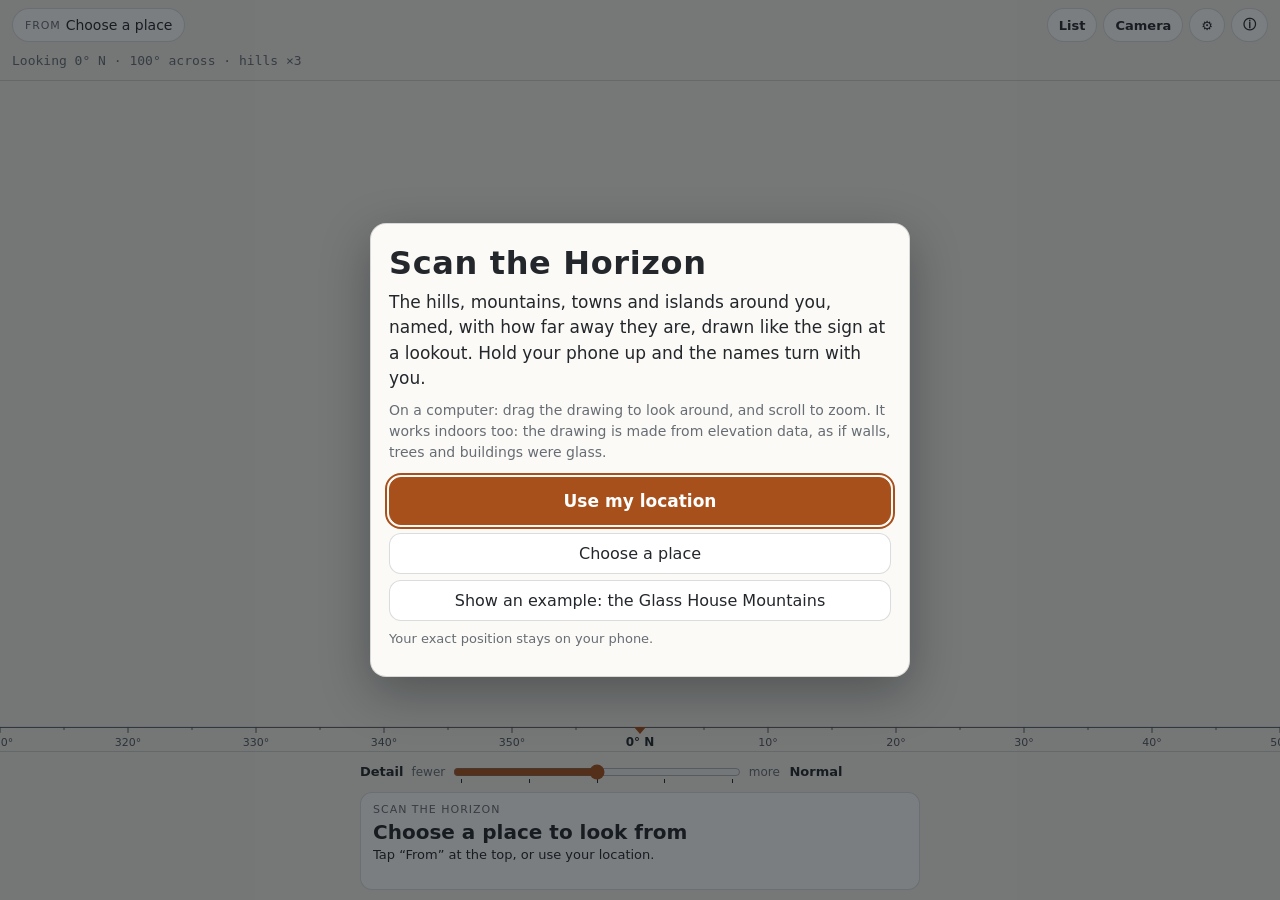
<file: index.html>
<!DOCTYPE html>
<html lang="en">
<head>
<meta charset="UTF-8">
<meta name="viewport" content="width=device-width, initial-scale=1, viewport-fit=cover">
<title>Scan the Horizon: name the mountains and hills you can see</title>
<meta name="description" content="Hold up your phone and the mountains, hills, towns and islands on your horizon are named, with how far away each is. Free, in your browser, no app to install.">
<link rel="canonical" href="https://scanthehorizon.app/">
<meta name="robots" content="index, follow, max-image-preview:large">
<meta name="referrer" content="no-referrer">
<meta name="color-scheme" content="light dark">
<meta property="og:type" content="website">
<meta property="og:url" content="https://scanthehorizon.app/">
<meta property="og:site_name" content="Scan the Horizon">
<meta property="og:title" content="Scan the Horizon: the hills, towns and islands you can see, named">
<meta property="og:description" content="Hold up your phone and the view around you is drawn like the sign at a lookout, with every hill, town and island named and how far away it is.">
<meta property="og:image" content="https://scanthehorizon.app/og-image.png">
<meta property="og:image:width" content="1200">
<meta property="og:image:height" content="630">
<meta property="og:image:alt" content="The view from the Glass House Mountains Lookout drawn like the lookout's sign: grey ridges, with Mt Ngungun, Caloundra, Mt Cooee, Mt Tibrogargan and other places named in ovals with their distances">
<meta property="og:locale" content="en_GB">
<meta name="twitter:card" content="summary_large_image">
<meta name="twitter:title" content="Scan the Horizon: the hills, towns and islands you can see, named">
<meta name="twitter:description" content="Hold up your phone and the view around you is drawn like the sign at a lookout, with every hill, town and island named and how far away it is.">
<meta name="twitter:image" content="https://scanthehorizon.app/og-image.png">
<meta name="twitter:image:alt" content="The view from the Glass House Mountains Lookout drawn like the lookout's sign: grey ridges, with Mt Ngungun, Caloundra, Mt Cooee, Mt Tibrogargan and other places named in ovals with their distances">
<meta name="theme-color" content="#f3f1ea" media="(prefers-color-scheme: light)">
<meta name="theme-color" content="#0f1b2d" media="(prefers-color-scheme: dark)">
<link rel="icon" href="/favicon.svg" type="image/svg+xml">
<link rel="apple-touch-icon" href="/apple-touch-icon.png">
<link rel="manifest" href="/manifest.json">
<meta name="apple-mobile-web-app-title" content="Horizon">
<link rel="stylesheet" href="xray.css">
<script type="module" src="app.js"></script>
<script type="application/ld+json">
{
 "@context": "https://schema.org",
 "@graph": [
  {
   "@type": "WebSite",
   "@id": "https://scanthehorizon.app/#website",
   "name": "Scan the Horizon",
   "url": "https://scanthehorizon.app/",
   "inLanguage": "en",
   "publisher": {
    "@id": "https://adamwoodland.com/#person"
   }
  },
  {
   "@type": "WebApplication",
   "@id": "https://scanthehorizon.app/#app",
   "name": "Scan the Horizon",
   "url": "https://scanthehorizon.app/",
   "description": "A drawing of the hills, mountains and coast around you, made from elevation data and drawn like the sign at a lookout, with the towns, peaks, islands, lakes and landmarks you can see named and how far away each one is. It turns with your phone's compass, works indoors, and can show the drawing over the camera picture.",
   "applicationCategory": "TravelApplication",
   "operatingSystem": "Any (a phone with a compass turns the view with you; drag to look around on a computer)",
   "browserRequirements": "Requires JavaScript",
   "inLanguage": "en",
   "isAccessibleForFree": true,
   "offers": {
    "@type": "Offer",
    "price": "0",
    "priceCurrency": "USD"
   },
   "image": "https://scanthehorizon.app/og-image.png",
   "screenshot": "https://scanthehorizon.app/og-image.png",
   "featureList": [
    "The hills, mountains and coast around you, drawn like the sign at a lookout",
    "Towns, cities, peaks, islands, lakes and landmarks named, with how far away each one is",
    "Airports named by size, from the major ones only to every airfield and airstrip",
    "Works out what can really be seen, allowing for the curve of the Earth and refraction",
    "Big places hidden behind a hill shown with an arrow over the hill",
    "Turns with the phone's compass, or drag to look around",
    "A Detail slider to choose how many names to show, and a List of them all",
    "Go to any place named to see the view from there",
    "An optional camera view with the drawing over the live picture",
    "Works indoors, and offline for views already opened and for areas saved ahead"
   ],
   "isPartOf": {
    "@id": "https://scanthehorizon.app/#website"
   },
   "author": {
    "@id": "https://adamwoodland.com/#person"
   }
  },
  {
   "@type": "Person",
   "@id": "https://adamwoodland.com/#person",
   "name": "Adam Woodland",
   "url": "https://adamwoodland.com/"
  }
 ]
}
</script>
<!-- Keep FAQPage word for word the same as the Questions in the About sheet (page-test.js checks). -->
<script type="application/ld+json" id="faqLd">
{
 "@context": "https://schema.org",
 "@type": "FAQPage",
 "mainEntity": [
  {
   "@type": "Question",
   "name": "What does Scan the Horizon do?",
   "acceptedAnswer": {
    "@type": "Answer",
    "text": "It draws the view around you the way the sign at a lookout does: the hills, mountains and coast in grey, with the towns, peaks, islands, lakes, landmarks and airports named and how far away each one is. Hold your phone up and the drawing turns as you turn. Tap a name for its height or population, a link to Wikipedia, and Go there, to see the view from it; the Detail slider chooses how many names to show."
   }
  },
  {
   "@type": "Question",
   "name": "How does it know what is on the horizon?",
   "acceptedAnswer": {
    "@type": "Answer",
    "text": "It downloads elevation data for the land around you, out to 150 km (250 km near high mountains), and works out, bearing by bearing, which hills and ridges stand against the sky. It allows for the curve of the Earth and for refraction, the slight bending of light by the air that lets you see a little further than a straight line would. Each named place is then checked against the ground in front of it: a town behind a hill is left off, and a big one gets an arrow over the hill that hides it."
   }
  },
  {
   "@type": "Question",
   "name": "How far away is the horizon?",
   "acceptedAnswer": {
    "@type": "Answer",
    "text": "Standing at the water's edge, with your eyes about 1.7 m up, the sea horizon is about 5.0 km away. From 100 m up it is about 38 km, and from 1,000 m about 121 km. The guide How far can you see? works it out for any height, and whether a far-off mountain clears the curve."
   }
  },
  {
   "@type": "Question",
   "name": "Why isn't a hill I can see named, and what about trees and buildings?",
   "acceptedAnswer": {
    "@type": "Answer",
    "text": "Names come from GeoNames, an open database of places, and airports from OurAirports. A hill that isn't in it isn't named, and a small one may only be named with the Detail slider turned up; the List shows every name the slider allows, and Settings chooses which airports to name, by size. From the foot of a hill its very top is often just behind the slope in front of you; the hill is still named, with its top out of sight. The elevation data is the shape of the land rather than what stands on it (bare ground where there are detailed national surveys, as in Australia and Switzerland), so the view is drawn as if trees and buildings were glass: a town hidden from you only by buildings or a forest is still shown."
   }
  },
  {
   "@type": "Question",
   "name": "Does it work indoors, or without a compass?",
   "acceptedAnswer": {
    "@type": "Answer",
    "text": "Yes. The drawing is made from data, not from the camera, so it works indoors and at night. With a compass the drawing turns as you turn; steel and electronics indoors can throw a compass off, so drag the drawing to line it up. Without a compass, on a computer for example, drag to look around and scroll or pinch to zoom."
   }
  },
  {
   "@type": "Question",
   "name": "How accurate is it?",
   "acceptedAnswer": {
    "@type": "Answer",
    "text": "A phone compass is good to a few degrees, so line the drawing up with something you can see by dragging it. The elevation data is detailed to a few metres in parts of Australia and Switzerland and to about 30 m elsewhere, so a sharp peak can come out a little low; where a peak's official height is known, it is drawn to that height. Whether something far away just shows over a ridge can change with the weather, because the air bends light more on some days than others."
   }
  },
  {
   "@type": "Question",
   "name": "What does it send, and where?",
   "acceptedAnswer": {
    "@type": "Answer",
    "text": "Your exact position stays on your phone. To draw a view it downloads elevation tiles for the area around you from Mapterhorn (or from Amazon Web Services if Mapterhorn doesn't answer) and place names from this site, so those servers can tell roughly where you are and see your IP address. A place you search for is looked up by Photon (komoot) or Open-Meteo. A link you copy carries the place rounded to about 1 km, unless you choose the exact one. There are no cookies or accounts; your settings are kept in this browser only."
   }
  },
  {
   "@type": "Question",
   "name": "Does it work on iPhone, Android and computers?",
   "acceptedAnswer": {
    "@type": "Answer",
    "text": "Yes, in Safari, Chrome, Firefox or Edge. On a phone, tap Use my location and allow location and motion when asked, and the drawing turns with you; on an iPhone, hold the phone upright facing the view, or flat, for a moment so the compass can settle. Camera shows the drawing over the live picture. On a computer, drag the drawing to look around and scroll to zoom."
   }
  },
  {
   "@type": "Question",
   "name": "Does it work offline?",
   "acceptedAnswer": {
    "@type": "Answer",
    "text": "Yes, once it has been opened with a connection. Views you have already opened are kept on your phone for a while, so they can be drawn again without signal. To use it somewhere with no signal, save the area before you go: tap the place name at the top, choose the place, then Save this area. Everything needed for looking from anywhere within the distance you choose, from 2 to 200 km, stays on your phone until you delete it; where there is very detailed survey data, areas over 20 km keep a little less of it close by. A link from another site can offer to save an area for you, and nothing is downloaded unless you say yes. Looking from anywhere else needs a connection, for its elevation data and place names, and so does the place search. To keep it handy, add it to your home screen: in Safari tap Share, then Add to Home Screen; in Chrome, choose Install app or Add to Home screen from the menu."
   }
  }
 ]
}
</script>
</head>
<body>
<div id="stage">
	<video id="cam" playsinline muted autoplay aria-hidden="true"></video>
	<canvas id="view" aria-hidden="true"></canvas>
	<div id="labels" aria-hidden="true"></div>
	<div id="centreMark" aria-hidden="true"></div>
</div>

<header id="hud">
	<div class="row1">
		<button id="placeBtn" class="chip place" type="button" aria-haspopup="dialog"><span class="lbl">From</span> <span id="placeName">Choose a place</span> <span id="placeAcc" class="acc" hidden></span></button>
		<div class="tools">
			<button id="listBtn" class="tool" type="button" aria-haspopup="dialog" title="Everything named in this view, as a list">List</button>
			<button id="camBtn" class="tool" type="button" aria-pressed="false" title="Camera view: the drawing over the live picture">Camera</button>
			<button id="setBtn" class="tool" type="button" aria-haspopup="dialog" title="Settings" aria-label="Settings">⚙</button>
			<button id="infoBtn" class="tool" type="button" aria-haspopup="dialog" title="About Scan the Horizon, and questions" aria-label="About Scan the Horizon">ⓘ</button>
		</div>
	</div>
	<div class="row2">
		<p id="aimText">…</p>
		<button id="nudgeChip" class="chip small" type="button" hidden title="Undo the lining up">Lined up by <span id="nudgeVal">0°</span><span class="x" aria-hidden="true">✕</span><span class="sr">(reset)</span></button>
		<button id="modeBtn" class="chip small" type="button" hidden>Drag instead</button>
	</div>
	<!-- These float under the bar (xray.css), so showing one never moves the drawing. -->
	<div id="notes">
		<p id="calib" class="note" hidden></p>
		<p id="hint" class="note" hidden></p>
		<p id="gapNote" class="note" hidden></p>
	</div>
	<div id="progress" hidden><div id="progressBar"></div></div>
</header>

<div id="bottom">
	<div id="detailRow">
		<label for="detail">Detail</label>
		<span class="end" aria-hidden="true">fewer</span>
		<input id="detail" type="range" min="0" max="100" step="1" value="50" list="detailStops" aria-valuetext="Normal">
		<span class="end" aria-hidden="true">more</span>
		<output id="detailName" for="detail">Normal</output>
		<!-- How many names there was no room for here (opens the List). It keeps its width when there
		     are none, so the slider never changes length under a finger. -->
		<button id="moreBtn" class="chip small idle" type="button" disabled></button>
		<datalist id="detailStops"><option value="0"></option><option value="25"></option><option value="50"></option><option value="75"></option><option value="100"></option></datalist>
	</div>
	<section id="card" aria-label="What's ahead">
		<!-- The card keeps one height whatever it shows (xray.css), so the drawing above never jumps:
		     the Wikipedia link shares the kicker's line, and the detail always has two lines. It changes
		     as the view turns, so it isn't a live region: #cardSr tells screen readers what it names. -->
		<div class="khead">
			<p class="kicker" id="cKicker">One moment</p>
			<a id="cWiki" href="https://en.wikipedia.org/" target="_blank" rel="noopener noreferrer" hidden>More on Wikipedia ›</a>
		</div>
		<!-- Go there shows on the name's line, no taller than it, for a name tapped or picked from the List. -->
		<div class="nrow">
			<p class="name"><span id="cName">…</span> <span id="cSub" class="sub"></span></p>
			<button id="goBtn" class="chip" type="button" hidden>Go there</button>
		</div>
		<p class="detail" id="cDetail"></p>
		<div class="actions">
			<button id="retryBtn" class="plain retry" type="button" hidden>Try again</button>
		</div>
	</section>
</div>

<p id="toast" role="status" aria-live="polite"></p>
<p id="diag" aria-hidden="true" hidden></p>
<div id="diagDot" aria-hidden="true" hidden></div>
<div id="saProbe" aria-hidden="true"></div>
<p id="cardSr" class="sr" aria-live="polite"></p>

<!-- Open in the HTML, so its heading and words show without scripts (and to search engines that don't run
     them); app.js closes it and opens it again as a modal. xray.css makes the two look the same. -->
<dialog id="intro" class="sheet" aria-labelledby="introTitle" open>
	<div class="inner">
		<h1 id="introTitle">Scan the Horizon</h1>
		<p class="lead">The hills, mountains, towns and islands around you, named, with how far away they are, drawn like the sign at a lookout. Hold your phone up and the names turn with you.</p>
		<p id="introHint" class="hint">It works indoors too: the drawing is made from elevation data, as if walls, trees and buildings were glass.</p>
		<noscript><p class="hint">Scan the Horizon needs JavaScript to draw the view.</p></noscript>
		<button id="startGps" class="go" type="button" autofocus>Use my location</button>
		<button id="startLink" class="plain" type="button" hidden>Look from <span id="startLinkName"></span></button>
		<button id="startSearch" class="plain" type="button">Choose a place</button>
		<button id="startDemo" class="plain" type="button">Show an example: the Glass House Mountains</button>
		<p class="small">Your exact position stays on your phone.</p>
	</div>
</dialog>

<!-- A link offering to save an area (#save=lat,lon,km or #save=lat1,lon1,lat2,lon2, &name=…). Nothing
     is downloaded unless "Save it" is tapped. What the area is comes from the place names, not the link. -->
<dialog id="saveAsk" class="sheet" aria-labelledby="saveAskTitle">
	<div class="inner">
		<h2 id="saveAskTitle">Save an area to use without signal?</h2>
		<p id="saveAskWhat" class="lead">Working out where it is…</p>
		<p id="saveAskName" class="small" hidden></p>
		<p id="saveAskSize">Working out the size…</p>
		<p id="saveAskKeep" class="small">It stays on this phone until you delete it: tap the place name at the top, then look under “Use it without signal”.</p>
		<p id="saveAskIos" class="small" hidden>On an iPhone or iPad this keeps it in Safari, so use Scan the Horizon in Safari there. A Scan the Horizon icon on your Home Screen keeps its own copy: to save it there, open it and paste this link into its place search.</p>
		<button id="saveAskGo" class="go" type="button" disabled>Save it</button>
		<button id="saveAskNo" class="plain" type="button" autofocus>Not now</button>
	</div>
</dialog>

<dialog id="placeSheet" class="sheet" aria-labelledby="placeTitle">
	<div class="inner">
		<button class="close" type="button" aria-label="Close">✕</button>
		<h2 id="placeTitle">Where are you looking from?</h2>
		<button id="backBtn" class="plain" type="button" hidden>Back to <span id="backName"></span></button>
		<button id="gpsBtn" class="go" type="button">Use my location</button>
		<p id="gpsNote" class="small" hidden></p>
		<form id="placeForm" role="search">
			<label for="placeInput">Or search for a place</label>
			<div class="srow">
				<input id="placeInput" type="search" placeholder="Town, peak, lookout or address" autocomplete="off" enterkeyhint="search" maxlength="120">
				<button type="submit" class="sbtn">Search</button>
			</div>
		</form>
		<p id="placeStatus" class="small" role="status" aria-live="polite"></p>
		<div id="placeResults" class="results"></div>
		<p class="small">Searches go to Photon (komoot) and Open-Meteo: only the words you type are sent.</p>
		<h3>Use it without signal</h3>
		<p class="small">Save the elevation data and place names for looking from anywhere near the place on screen. They stay on this phone until you delete them. Where there is very detailed survey data, areas over 20 km keep a little less of it close by, to keep the download down: the estimate says when.</p>
		<label for="saveRadius">Area to save</label>
		<div class="srow">
			<select id="saveRadius">
				<option value="2">Within 2 km</option>
				<option value="5">Within 5 km</option>
				<option value="10">Within 10 km</option>
				<option value="20">Within 20 km</option>
				<option value="50">Within 50 km</option>
				<option value="100">Within 100 km</option>
				<option value="200">Within 200 km</option>
			</select>
			<button id="saveBtn" class="sbtn" type="button">Save this area</button>
		</div>
		<p id="saveEst" class="small"></p>
		<div id="saveProg" class="saveprog" hidden>
			<progress id="saveBar" max="1" value="0" aria-label="Saving the area"></progress>
			<button id="saveStop" class="plain" type="button">Stop</button>
		</div>
		<p id="saveText" class="small" hidden></p>
		<p id="saveStatus" class="small" role="status" aria-live="polite"></p>
		<ul id="savedList" class="plainlist results" aria-label="Saved areas" hidden></ul>
		<p id="savedIos" class="small" hidden>On an iPhone or iPad, add Scan the Horizon to your Home Screen to keep saved areas safe: Safari can clear a website's saved data after a week without a visit.</p>
		<h3>A link to this view</h3>
		<p class="small">The link carries the place rounded to about 1 km, and the direction you're facing. For a street address it names only the suburb or town.</p>
		<button id="linkBtn" class="plain" type="button">Copy a link</button>
		<button id="exactLinkBtn" class="plain" type="button">Copy link with exact position…</button>
		<div id="exactWarn" class="warn" hidden>
			<p>This link holds your exact position. Anyone who opens it can see where you are standing.</p>
			<button id="exactLinkGo" class="plain" type="button">Copy it anyway</button>
		</div>
		<p id="linkStatus" class="small" role="status" aria-live="polite"></p>
	</div>
</dialog>

<dialog id="listSheet" class="sheet" aria-labelledby="listTitle">
	<div class="inner">
		<button class="close" type="button" aria-label="Close">✕</button>
		<h2 id="listTitle">In this view</h2>
		<p id="listNote" class="small"></p>
		<ul id="listItems" class="results plainlist"></ul>
	</div>
</dialog>

<dialog id="setSheet" class="sheet" aria-labelledby="setTitle">
	<div class="inner">
		<button class="close" type="button" aria-label="Close">✕</button>
		<h2 id="setTitle">Settings</h2>
		<label for="setAgl">Your height above the ground</label>
		<div class="srow">
			<select id="setAgl">
				<option value="0">On the ground</option>
				<option value="3">3 m</option>
				<option value="6">6 m</option>
				<option value="10">10 m</option>
				<option value="20">20 m</option>
				<option value="50">50 m</option>
				<option value="100">100 m</option>
				<option value="300">300 m</option>
				<option value="floor">On a floor of a building…</option>
			</select>
			<input id="setFloor" type="number" min="1" max="200" step="1" value="5" inputmode="numeric" aria-label="Floor number (3 m a floor)" hidden>
		</div>
		<p class="small">Up a tower or a few floors up, more of the view clears the ground nearby.</p>
		<label class="check"><input id="setSummit" type="checkbox" checked> Stand on top of a summit within 150 m</label>
		<p class="small">Elevation data can round a mountain’s top off or put it a little to one side. With this on, a place near a named summit is looked at from the summit’s top. Turn it off if you’re on the slope below it.</p>
		<label class="check"><input id="setBands" type="checkbox" checked> Height lines on hills nearby</label>
		<p class="small">Thin dashed lines across the ground in view within 3 km, one for every 50 m of height, with the height written on every 100 m line, so you can see how high the slopes in front of you rise.</p>
		<fieldset class="seg">
			<legend>Height of the hills in the sign view</legend>
			<label><input type="radio" name="exag" value="1"> True (×1)</label>
			<label><input type="radio" name="exag" value="2"> ×2</label>
			<label><input type="radio" name="exag" value="3"> ×3</label>
			<label><input type="radio" name="exag" value="4"> ×4</label>
		</fieldset>
		<label for="setRange">How far to look</label>
		<select id="setRange">
			<option value="auto">Automatic</option>
			<option value="50">50 km</option>
			<option value="100">100 km</option>
			<option value="150">150 km</option>
			<option value="250">250 km</option>
		</select>
		<p class="small">Automatic: 150 km, or 250 km near high mountains.</p>
		<!-- The stop's name keeps one width (the longest), so the slider never changes length under a finger. -->
		<label for="setAir">Airports</label>
		<div class="srow airrow">
			<input id="setAir" type="range" min="0" max="3" step="1" value="1" list="airStops" aria-valuetext="Major airports only">
			<output id="setAirName" for="setAir">Major only</output>
			<datalist id="airStops"><option value="0"></option><option value="1"></option><option value="2"></option><option value="3"></option></datalist>
		</div>
		<p class="small">Which airports to name, by size: none, the major ones, regional airports and air bases as well, or every airfield and airstrip too. They are named whatever the Detail, where there’s room.</p>
		<div id="camZoom" hidden>
			<p class="small">The camera view is zoomed as you pinched it.</p>
			<button id="camZoomReset" class="plain" type="button">Reset the camera view's zoom</button>
		</div>
		<fieldset class="seg">
			<legend>Colours</legend>
			<label><input type="radio" name="theme" value="auto"> Automatic</label>
			<label><input type="radio" name="theme" value="light"> Light</label>
			<label><input type="radio" name="theme" value="dark"> Dark</label>
		</fieldset>
		<label class="check"><input id="setLite" type="checkbox"> Lighter download (less detail close by)</label>
		<label class="check"><input id="setDiag" type="checkbox"> Show screen and compass diagnostics (for reporting a problem)</label>
		<p class="small">Settings are kept in this browser only.</p>
	</div>
</dialog>

<dialog id="about" class="sheet" aria-labelledby="aboutTitle">
	<div class="inner">
		<button class="close" type="button" aria-label="Close">✕</button>
		<h2 id="aboutTitle">About Scan the Horizon</h2>
		<p>Scan the Horizon draws the hills, mountains and coast around you, with the towns, peaks and landmarks named, the way the sign at a lookout does. With a compass the drawing turns as you turn; tap Camera to see it over the live picture.</p>
		<p>Drawn from elevation data as if trees and buildings were glass: the terrain is the shape of the land, so a place behind a building or a forest still shows. A big place hidden behind a hill gets an arrow over the hill that hides it.</p>
		<p>Bearings are from true north: the phone's magnetic compass is corrected for the local difference between the two (about 11° around Brisbane). Steel and electronics indoors, or a car, can still throw the compass off by a few degrees: drag sideways to line the drawing up, and tap “Lined up by” to undo it. The Detail slider chooses how many names to show.</p>
		<p>Guides: <a href="/glass-house-mountains/">what you can see from the Glass House Mountains Lookout</a> · <a href="/how-far-can-you-see/">how far you can see, and the distance to the horizon</a> · <a href="/peak-finder-apps/">peak finder apps compared</a></p>
		<h3 id="faq">Questions</h3>
		<!-- Keep these word for word the same as the FAQPage JSON-LD in <head> (page-test.js checks). -->
		<div class="faq">
			<h4>What does Scan the Horizon do?</h4>
			<p>It draws the view around you the way the sign at a lookout does: the hills, mountains and coast in grey, with the towns, peaks, islands, lakes, landmarks and airports named and how far away each one is. Hold your phone up and the drawing turns as you turn. Tap a name for its height or population, a link to Wikipedia, and Go there, to see the view from it; the Detail slider chooses how many names to show.</p>
			<h4>How does it know what is on the horizon?</h4>
			<p>It downloads elevation data for the land around you, out to 150 km (250 km near high mountains), and works out, bearing by bearing, which hills and ridges stand against the sky. It allows for the curve of the Earth and for refraction, the slight bending of light by the air that lets you see a little further than a straight line would. Each named place is then checked against the ground in front of it: a town behind a hill is left off, and a big one gets an arrow over the hill that hides it.</p>
			<h4>How far away is the horizon?</h4>
			<p>Standing at the water's edge, with your eyes about 1.7 m up, the sea horizon is about 5.0 km away. From 100 m up it is about 38 km, and from 1,000 m about 121 km. The guide <a href="/how-far-can-you-see/">How far can you see?</a> works it out for any height, and whether a far-off mountain clears the curve.</p>
			<h4>Why isn't a hill I can see named, and what about trees and buildings?</h4>
			<p>Names come from GeoNames, an open database of places, and airports from OurAirports. A hill that isn't in it isn't named, and a small one may only be named with the Detail slider turned up; the List shows every name the slider allows, and Settings chooses which airports to name, by size. From the foot of a hill its very top is often just behind the slope in front of you; the hill is still named, with its top out of sight. The elevation data is the shape of the land rather than what stands on it (bare ground where there are detailed national surveys, as in Australia and Switzerland), so the view is drawn as if trees and buildings were glass: a town hidden from you only by buildings or a forest is still shown.</p>
			<h4>Does it work indoors, or without a compass?</h4>
			<p>Yes. The drawing is made from data, not from the camera, so it works indoors and at night. With a compass the drawing turns as you turn; steel and electronics indoors can throw a compass off, so drag the drawing to line it up. Without a compass, on a computer for example, drag to look around and scroll or pinch to zoom.</p>
			<h4>How accurate is it?</h4>
			<p>A phone compass is good to a few degrees, so line the drawing up with something you can see by dragging it. The elevation data is detailed to a few metres in parts of Australia and Switzerland and to about 30 m elsewhere, so a sharp peak can come out a little low; where a peak's official height is known, it is drawn to that height. Whether something far away just shows over a ridge can change with the weather, because the air bends light more on some days than others.</p>
			<h4>What does it send, and where?</h4>
			<p>Your exact position stays on your phone. To draw a view it downloads elevation tiles for the area around you from Mapterhorn (or from Amazon Web Services if Mapterhorn doesn't answer) and place names from this site, so those servers can tell roughly where you are and see your IP address. A place you search for is looked up by Photon (komoot) or Open-Meteo. A link you copy carries the place rounded to about 1 km, unless you choose the exact one. There are no cookies or accounts; your settings are kept in this browser only.</p>
			<h4>Does it work on iPhone, Android and computers?</h4>
			<p>Yes, in Safari, Chrome, Firefox or Edge. On a phone, tap Use my location and allow location and motion when asked, and the drawing turns with you; on an iPhone, hold the phone upright facing the view, or flat, for a moment so the compass can settle. Camera shows the drawing over the live picture. On a computer, drag the drawing to look around and scroll to zoom.</p>
			<h4>Does it work offline?</h4>
			<p>Yes, once it has been opened with a connection. Views you have already opened are kept on your phone for a while, so they can be drawn again without signal. To use it somewhere with no signal, save the area before you go: tap the place name at the top, choose the place, then Save this area. Everything needed for looking from anywhere within the distance you choose, from 2 to 200 km, stays on your phone until you delete it; where there is very detailed survey data, areas over 20 km keep a little less of it close by. A link from another site can offer to save an area for you, and nothing is downloaded unless you say yes. Looking from anywhere else needs a connection, for its elevation data and place names, and so does the place search. To keep it handy, add it to your home screen: in Safari tap Share, then Add to Home Screen; in Chrome, choose Install app or Add to Home screen from the menu.</p>
		</div>
		<h3>Your privacy</h3>
		<p>Your exact position stays on your phone. To draw the view, the app downloads elevation tiles for the area around you from Mapterhorn (served by Cloudflare), or from Amazon Web Services when Mapterhorn doesn't answer, and place names for the surrounding area from this site. From the tiles a first look from somewhere asks for, those servers can tell where you are to within about half a kilometre, and they see your IP address. The tiles are then kept on this device for up to 180 days, so looking from nearby again downloads less. Place searches go to Photon (komoot) and Open-Meteo.</p>
		<h3>Where the data comes from</h3>
		<p>Terrain: © Mapterhorn (<a href="https://mapterhorn.com/attribution" target="_blank" rel="noopener noreferrer">mapterhorn.com/attribution</a>), from Copernicus GLO-30 (© DLR e.V. 2010-2014 and © Airbus Defence and Space GmbH 2014-2018, provided under COPERNICUS by the European Union and ESA), Geoscience Australia 5 m LiDAR DEM (© Commonwealth of Australia, CC BY 4.0), swissALTI3D (© swisstopo) and other open national datasets.</p>
		<p id="awsCredit" hidden>Fallback terrain: Mapzen terrain tiles on AWS Open Data; 3DEP, GMTED2010 and SRTM courtesy of the U.S. Geological Survey; ETOPO1 (NOAA); Australia © Commonwealth of Australia (Geoscience Australia) 2017; EU-DEM (Copernicus).</p>
		<p>Place names: GeoNames (geonames.org), <a href="https://creativecommons.org/licenses/by/4.0/" target="_blank" rel="noopener noreferrer">CC BY 4.0</a></p>
		<p>Airports: OurAirports (<a href="https://ourairports.com/data/" target="_blank" rel="noopener noreferrer">ourairports.com</a>), public domain</p>
		<p>Place search: Photon (© OpenStreetMap contributors) and Open-Meteo.</p>
		<h3>How this view was made</h3>
		<p id="howMade" class="small">Nothing drawn yet.</p>
		<p>To see what lies across the sea from a coast, try <a href="https://whatsacross.com/">What's Across</a>; for the sky above you and the far side of the world below, <a href="https://lookupanddown.com/">Look Up and Down</a>.</p>
		<p class="note">More tools at <a href="https://games.adamwoodland.com/">Adam's Arcade</a> · Made by <a href="https://adamwoodland.com/">Adam Woodland</a><br>Design, code and content developed with the assistance of AI (Anthropic Claude).</p>
	</div>
</dialog>
</body>
</html>
</file>
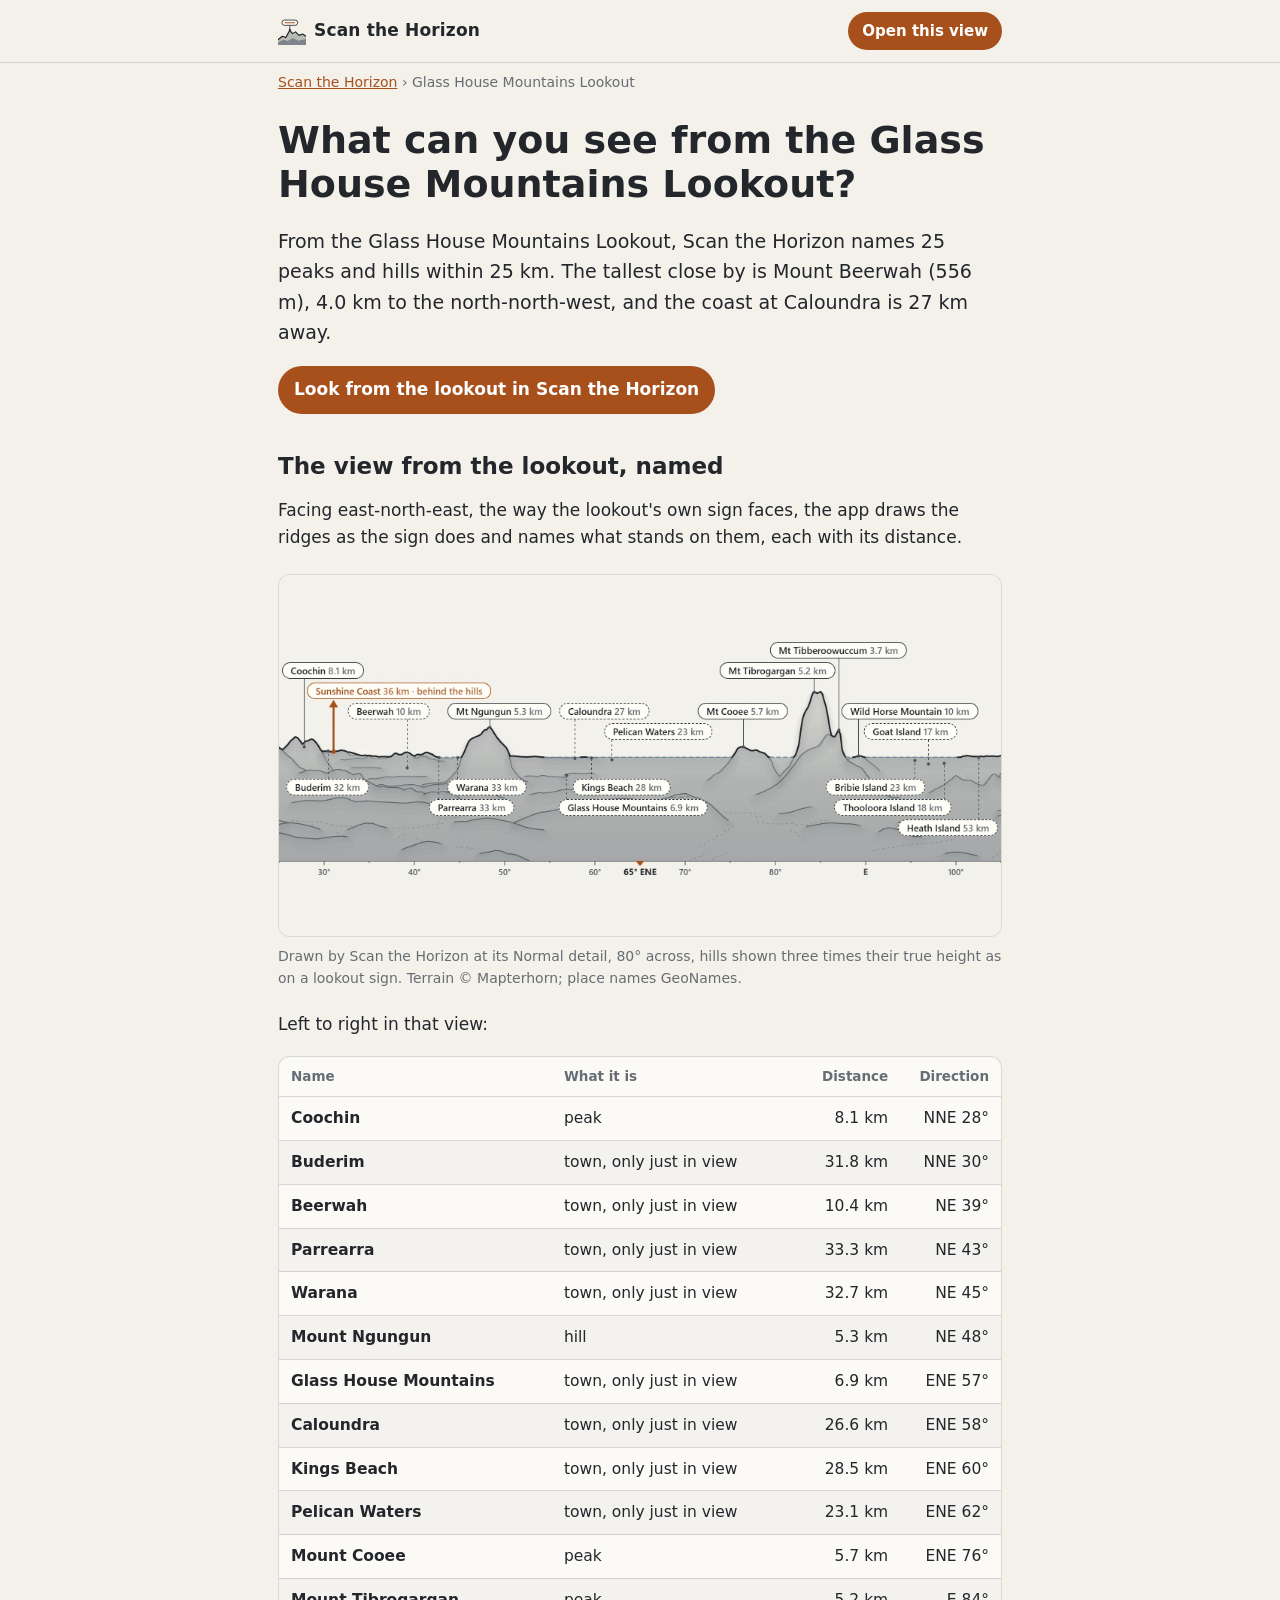
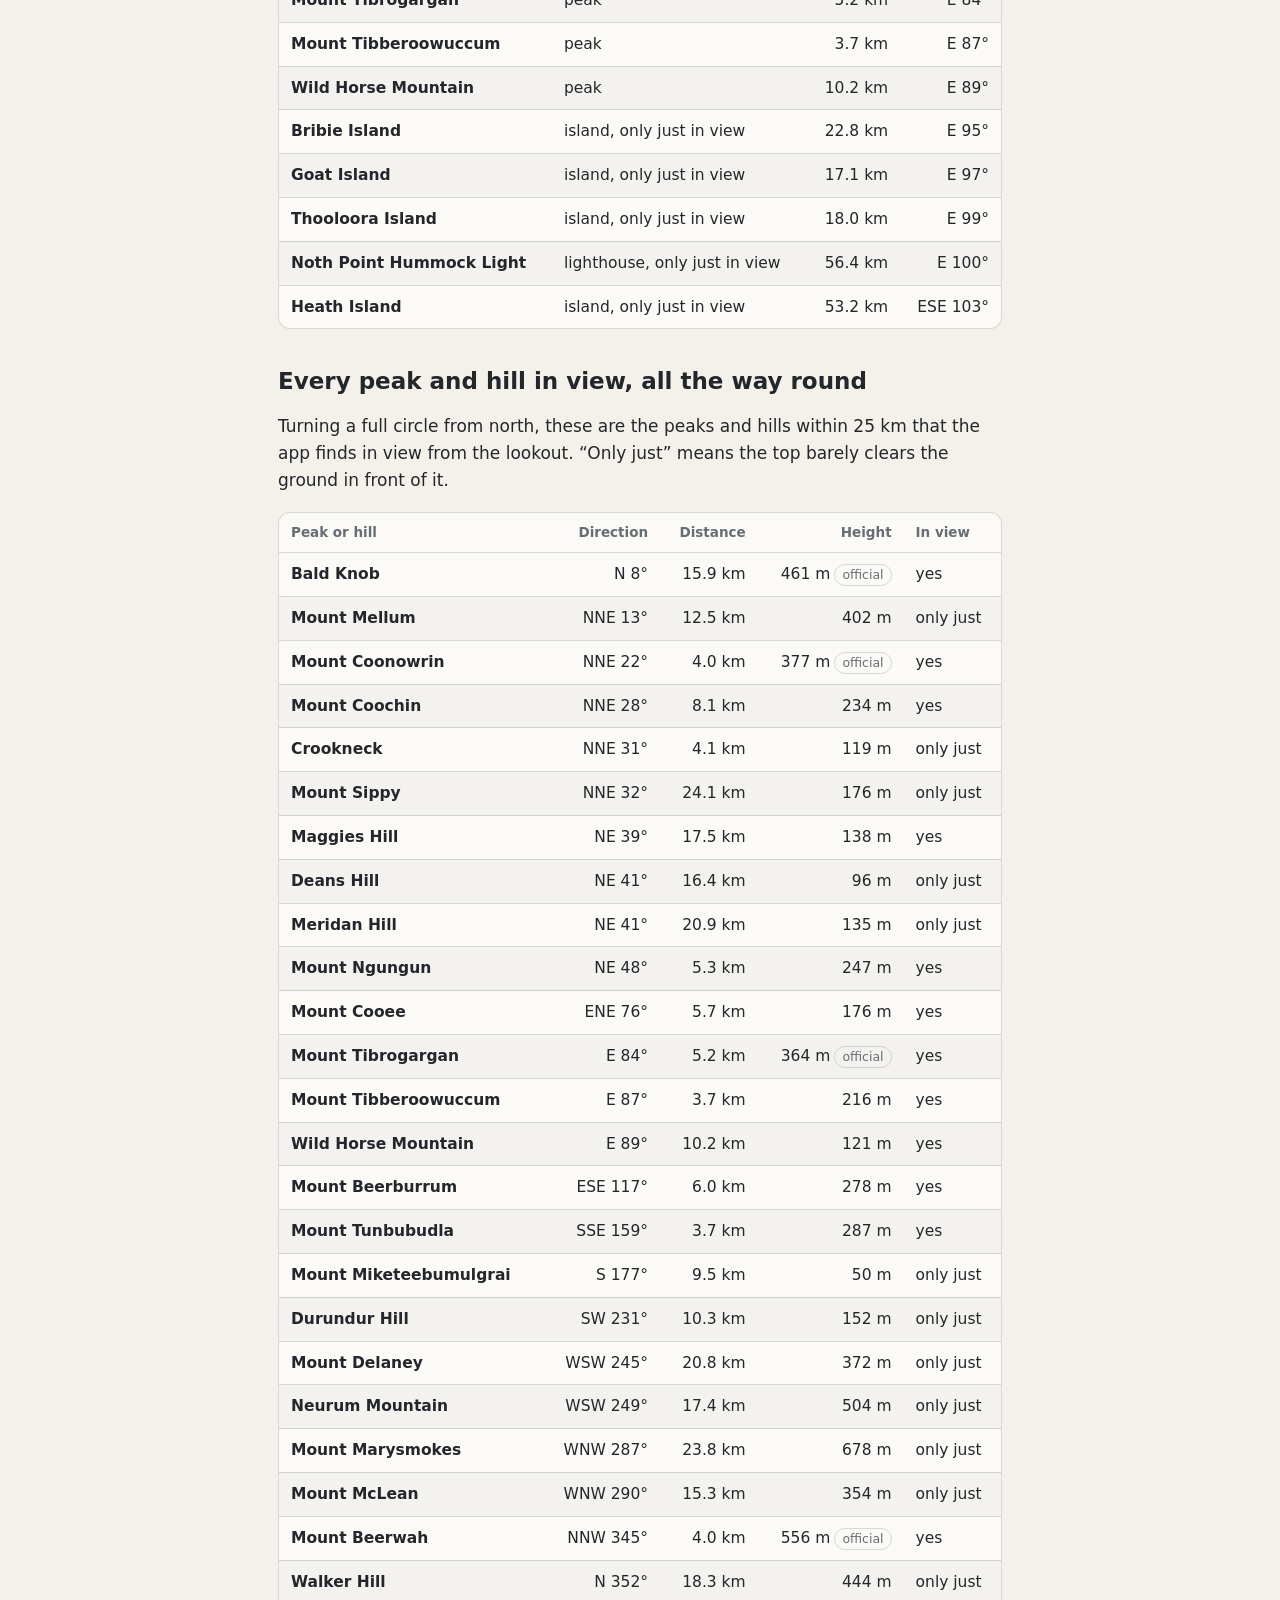
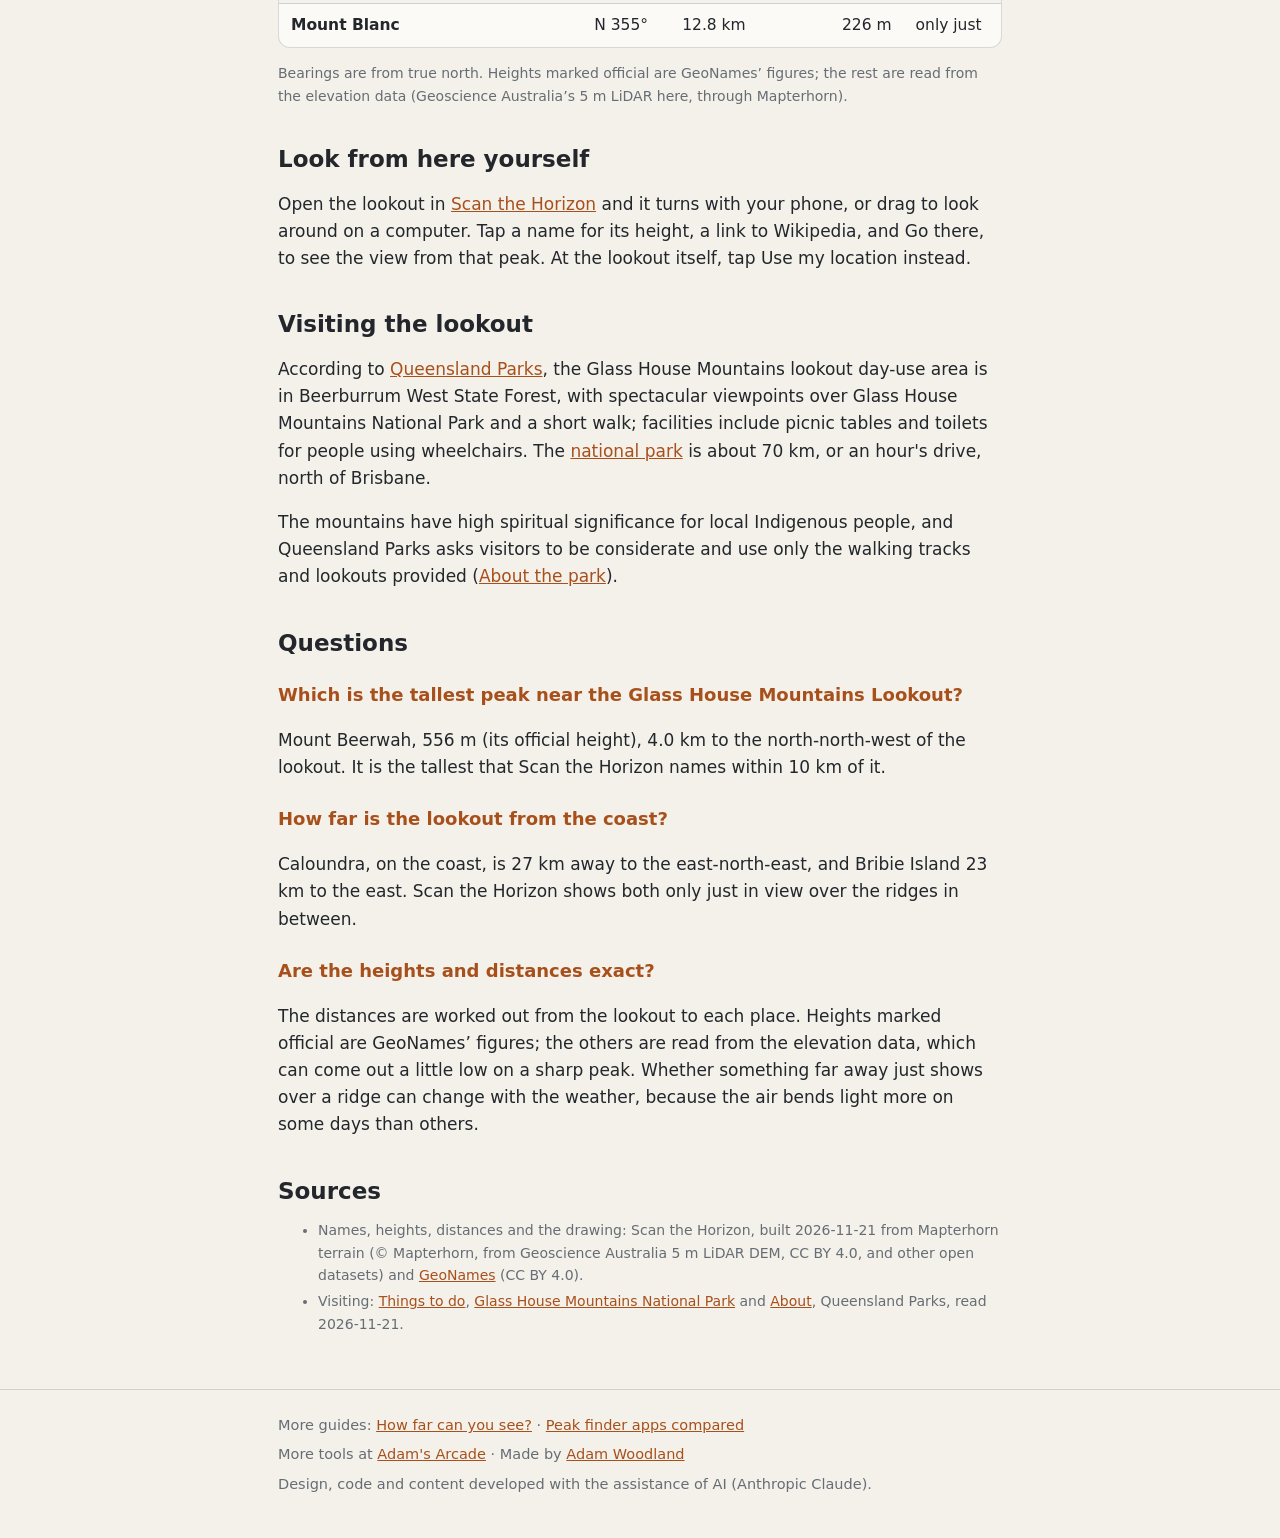
<file: glass-house-mountains/index.html>
<!DOCTYPE html>
<html lang="en">
<head>
<meta charset="UTF-8">
<meta name="viewport" content="width=device-width, initial-scale=1">
<title>Glass House Mountains Lookout: the peaks you can see, named</title>
<meta name="description" content="What you can see from the Glass House Mountains Lookout, drawn like its sign: Mt Tibrogargan, Mt Ngungun, Mt Cooee and Caloundra, named with distances.">
<link rel="canonical" href="https://scanthehorizon.app/glass-house-mountains/">
<meta name="robots" content="index, follow, max-image-preview:large">
<meta name="referrer" content="no-referrer">
<meta name="color-scheme" content="light dark">
<meta property="og:type" content="article">
<meta property="og:url" content="https://scanthehorizon.app/glass-house-mountains/">
<meta property="og:site_name" content="Scan the Horizon">
<meta property="og:title" content="What can you see from the Glass House Mountains Lookout?">
<meta property="og:description" content="What you can see from the Glass House Mountains Lookout, drawn like its sign: Mt Tibrogargan, Mt Ngungun, Mt Cooee and Caloundra, named with distances.">
<meta property="og:image" content="https://scanthehorizon.app/glass-house-mountains/og-glass-house-mountains.png">
<meta property="og:image:width" content="1200">
<meta property="og:image:height" content="630">
<meta property="og:image:alt" content="The view from the Glass House Mountains Lookout drawn like a lookout sign, with the peaks and the coast named in ovals with their distances, under the title Glass House Mountains Lookout.">
<meta property="og:locale" content="en_GB">
<meta name="twitter:card" content="summary_large_image">
<meta name="twitter:title" content="What can you see from the Glass House Mountains Lookout?">
<meta name="twitter:description" content="What you can see from the Glass House Mountains Lookout, drawn like its sign: Mt Tibrogargan, Mt Ngungun, Mt Cooee and Caloundra, named with distances.">
<meta name="twitter:image" content="https://scanthehorizon.app/glass-house-mountains/og-glass-house-mountains.png">
<meta name="twitter:image:alt" content="The view from the Glass House Mountains Lookout drawn like a lookout sign, with the peaks and the coast named in ovals with their distances, under the title Glass House Mountains Lookout.">
<meta name="theme-color" content="#f3f1ea" media="(prefers-color-scheme: light)">
<meta name="theme-color" content="#0f1b2d" media="(prefers-color-scheme: dark)">
<link rel="icon" href="/favicon.svg" type="image/svg+xml">
<link rel="apple-touch-icon" href="/apple-touch-icon.png">
<link rel="stylesheet" href="/guide.css">
<!-- Written by ReferenceFiles/scanthehorizon/build-guides.js: edit there, not here. -->
<script type="application/ld+json">
{
 "@context": "https://schema.org",
 "@graph": [
  {
   "@type": "BreadcrumbList",
   "itemListElement": [
    {
     "@type": "ListItem",
     "position": 1,
     "name": "Scan the Horizon",
     "item": "https://scanthehorizon.app/"
    },
    {
     "@type": "ListItem",
     "position": 2,
     "name": "Glass House Mountains Lookout",
     "item": "https://scanthehorizon.app/glass-house-mountains/"
    }
   ]
  },
  {
   "@type": "Article",
   "@id": "https://scanthehorizon.app/glass-house-mountains/#article",
   "headline": "What can you see from the Glass House Mountains Lookout?",
   "description": "What you can see from the Glass House Mountains Lookout, drawn like its sign: Mt Tibrogargan, Mt Ngungun, Mt Cooee and Caloundra, named with distances.",
   "image": "https://scanthehorizon.app/glass-house-mountains/og-glass-house-mountains.png",
   "inLanguage": "en",
   "datePublished": "2026-11-21",
   "dateModified": "2026-11-21",
   "author": {
    "@id": "https://adamwoodland.com/#person"
   },
   "publisher": {
    "@id": "https://adamwoodland.com/#person"
   },
   "mainEntityOfPage": "https://scanthehorizon.app/glass-house-mountains/",
   "isPartOf": {
    "@id": "https://scanthehorizon.app/#website"
   }
  },
  {
   "@type": "Person",
   "@id": "https://adamwoodland.com/#person",
   "name": "Adam Woodland",
   "url": "https://adamwoodland.com/"
  },
  {
   "@type": "FAQPage",
   "mainEntity": [
    {
     "@type": "Question",
     "name": "Which is the tallest peak near the Glass House Mountains Lookout?",
     "acceptedAnswer": {
      "@type": "Answer",
      "text": "Mount Beerwah, 556 m (its official height), 4.0 km to the north-north-west of the lookout. It is the tallest that Scan the Horizon names within 10 km of it."
     }
    },
    {
     "@type": "Question",
     "name": "How far is the lookout from the coast?",
     "acceptedAnswer": {
      "@type": "Answer",
      "text": "Caloundra, on the coast, is 27 km away to the east-north-east, and Bribie Island 23 km to the east. Scan the Horizon shows both only just in view over the ridges in between."
     }
    },
    {
     "@type": "Question",
     "name": "Are the heights and distances exact?",
     "acceptedAnswer": {
      "@type": "Answer",
      "text": "The distances are worked out from the lookout to each place. Heights marked official are GeoNames’ figures; the others are read from the elevation data, which can come out a little low on a sharp peak. Whether something far away just shows over a ridge can change with the weather, because the air bends light more on some days than others."
     }
    }
   ]
  }
 ]
}
</script>
</head>
<body>
<header class="top"><div class="in"><a class="brand" href="/"><img src="/favicon.svg" alt="" width="28" height="28">Scan the Horizon</a><a class="btn open" href="/#at=-26.93153,152.89505&amp;name=Glass%20House%20Mountains%20Lookout&amp;az=65">Open this view</a></div></header>
<main>
<nav class="small" aria-label="Breadcrumb"><a href="/">Scan the Horizon</a> › Glass House Mountains Lookout</nav>
<h1>What can you see from the Glass House Mountains Lookout?</h1>
<p class="lead">From the Glass House Mountains Lookout, Scan the Horizon names 25 peaks and hills within 25 km. The tallest close by is Mount Beerwah (556 m), 4.0 km to the north-north-west, and the coast at Caloundra is 27 km away.</p>
<p><a class="btn" href="/#at=-26.93153,152.89505&amp;name=Glass%20House%20Mountains%20Lookout&amp;az=65">Look from the lookout in Scan the Horizon</a></p>

<h2>The view from the lookout, named</h2>
<p>Facing east-north-east, the way the lookout's own sign faces, the app draws the ridges as the sign does and names what stands on them, each with its distance.</p>
<figure>
<a href="/glass-house-mountains/glass-house-mountains-lookout-view.webp" title="Open full size"><img src="/glass-house-mountains/glass-house-mountains-lookout-view.webp" width="1920" height="960" alt="The view from the Glass House Mountains Lookout facing east-north-east, drawn by Scan the Horizon: grey ridges with Coochin, Mount Ngungun, Mount Cooee, Mount Tibrogargan, Mount Tibberoowuccum and the coast named in ovals with their distances."></a>
<figcaption>Drawn by Scan the Horizon at its Normal detail, 80° across, hills shown three times their true height as on a lookout sign. Terrain © Mapterhorn; place names GeoNames.</figcaption>
</figure>
<p>Left to right in that view:</p>
<div class="tablewrap"><table>
<thead><tr><th scope="col">Name</th><th scope="col">What it is</th><th scope="col" class="num">Distance</th><th scope="col" class="num">Direction</th></tr></thead>
<tbody>
<tr><th scope="row">Coochin</th><td>peak</td><td class="num">8.1 km</td><td class="num">NNE 28°</td></tr>
<tr><th scope="row">Buderim</th><td>town, only just in view</td><td class="num">31.8 km</td><td class="num">NNE 30°</td></tr>
<tr><th scope="row">Beerwah</th><td>town, only just in view</td><td class="num">10.4 km</td><td class="num">NE 39°</td></tr>
<tr><th scope="row">Parrearra</th><td>town, only just in view</td><td class="num">33.3 km</td><td class="num">NE 43°</td></tr>
<tr><th scope="row">Warana</th><td>town, only just in view</td><td class="num">32.7 km</td><td class="num">NE 45°</td></tr>
<tr><th scope="row">Mount Ngungun</th><td>hill</td><td class="num">5.3 km</td><td class="num">NE 48°</td></tr>
<tr><th scope="row">Glass House Mountains</th><td>town, only just in view</td><td class="num">6.9 km</td><td class="num">ENE 57°</td></tr>
<tr><th scope="row">Caloundra</th><td>town, only just in view</td><td class="num">26.6 km</td><td class="num">ENE 58°</td></tr>
<tr><th scope="row">Kings Beach</th><td>town, only just in view</td><td class="num">28.5 km</td><td class="num">ENE 60°</td></tr>
<tr><th scope="row">Pelican Waters</th><td>town, only just in view</td><td class="num">23.1 km</td><td class="num">ENE 62°</td></tr>
<tr><th scope="row">Mount Cooee</th><td>peak</td><td class="num">5.7 km</td><td class="num">ENE 76°</td></tr>
<tr><th scope="row">Mount Tibrogargan</th><td>peak</td><td class="num">5.2 km</td><td class="num">E 84°</td></tr>
<tr><th scope="row">Mount Tibberoowuccum</th><td>peak</td><td class="num">3.7 km</td><td class="num">E 87°</td></tr>
<tr><th scope="row">Wild Horse Mountain</th><td>peak</td><td class="num">10.2 km</td><td class="num">E 89°</td></tr>
<tr><th scope="row">Bribie Island</th><td>island, only just in view</td><td class="num">22.8 km</td><td class="num">E 95°</td></tr>
<tr><th scope="row">Goat Island</th><td>island, only just in view</td><td class="num">17.1 km</td><td class="num">E 97°</td></tr>
<tr><th scope="row">Thooloora Island</th><td>island, only just in view</td><td class="num">18.0 km</td><td class="num">E 99°</td></tr>
<tr><th scope="row">Noth Point Hummock Light</th><td>lighthouse, only just in view</td><td class="num">56.4 km</td><td class="num">E 100°</td></tr>
<tr><th scope="row">Heath Island</th><td>island, only just in view</td><td class="num">53.2 km</td><td class="num">ESE 103°</td></tr>
</tbody></table></div>

<h2>Every peak and hill in view, all the way round</h2>
<p>Turning a full circle from north, these are the peaks and hills within 25 km that the app finds in view from the lookout. “Only just” means the top barely clears the ground in front of it.</p>
<div class="tablewrap"><table>
<thead><tr><th scope="col">Peak or hill</th><th scope="col" class="num">Direction</th><th scope="col" class="num">Distance</th><th scope="col" class="num">Height</th><th scope="col">In view</th></tr></thead>
<tbody>
<tr><th scope="row">Bald Knob</th><td class="num">N 8°</td><td class="num">15.9 km</td><td class="num">461 m<span class="tag">official</span></td><td>yes</td></tr>
<tr><th scope="row">Mount Mellum</th><td class="num">NNE 13°</td><td class="num">12.5 km</td><td class="num">402 m</td><td>only just</td></tr>
<tr><th scope="row">Mount Coonowrin</th><td class="num">NNE 22°</td><td class="num">4.0 km</td><td class="num">377 m<span class="tag">official</span></td><td>yes</td></tr>
<tr><th scope="row">Mount Coochin</th><td class="num">NNE 28°</td><td class="num">8.1 km</td><td class="num">234 m</td><td>yes</td></tr>
<tr><th scope="row">Crookneck</th><td class="num">NNE 31°</td><td class="num">4.1 km</td><td class="num">119 m</td><td>only just</td></tr>
<tr><th scope="row">Mount Sippy</th><td class="num">NNE 32°</td><td class="num">24.1 km</td><td class="num">176 m</td><td>only just</td></tr>
<tr><th scope="row">Maggies Hill</th><td class="num">NE 39°</td><td class="num">17.5 km</td><td class="num">138 m</td><td>yes</td></tr>
<tr><th scope="row">Deans Hill</th><td class="num">NE 41°</td><td class="num">16.4 km</td><td class="num">96 m</td><td>only just</td></tr>
<tr><th scope="row">Meridan Hill</th><td class="num">NE 41°</td><td class="num">20.9 km</td><td class="num">135 m</td><td>only just</td></tr>
<tr><th scope="row">Mount Ngungun</th><td class="num">NE 48°</td><td class="num">5.3 km</td><td class="num">247 m</td><td>yes</td></tr>
<tr><th scope="row">Mount Cooee</th><td class="num">ENE 76°</td><td class="num">5.7 km</td><td class="num">176 m</td><td>yes</td></tr>
<tr><th scope="row">Mount Tibrogargan</th><td class="num">E 84°</td><td class="num">5.2 km</td><td class="num">364 m<span class="tag">official</span></td><td>yes</td></tr>
<tr><th scope="row">Mount Tibberoowuccum</th><td class="num">E 87°</td><td class="num">3.7 km</td><td class="num">216 m</td><td>yes</td></tr>
<tr><th scope="row">Wild Horse Mountain</th><td class="num">E 89°</td><td class="num">10.2 km</td><td class="num">121 m</td><td>yes</td></tr>
<tr><th scope="row">Mount Beerburrum</th><td class="num">ESE 117°</td><td class="num">6.0 km</td><td class="num">278 m</td><td>yes</td></tr>
<tr><th scope="row">Mount Tunbubudla</th><td class="num">SSE 159°</td><td class="num">3.7 km</td><td class="num">287 m</td><td>yes</td></tr>
<tr><th scope="row">Mount Miketeebumulgrai</th><td class="num">S 177°</td><td class="num">9.5 km</td><td class="num">50 m</td><td>only just</td></tr>
<tr><th scope="row">Durundur Hill</th><td class="num">SW 231°</td><td class="num">10.3 km</td><td class="num">152 m</td><td>only just</td></tr>
<tr><th scope="row">Mount Delaney</th><td class="num">WSW 245°</td><td class="num">20.8 km</td><td class="num">372 m</td><td>only just</td></tr>
<tr><th scope="row">Neurum Mountain</th><td class="num">WSW 249°</td><td class="num">17.4 km</td><td class="num">504 m</td><td>only just</td></tr>
<tr><th scope="row">Mount Marysmokes</th><td class="num">WNW 287°</td><td class="num">23.8 km</td><td class="num">678 m</td><td>only just</td></tr>
<tr><th scope="row">Mount McLean</th><td class="num">WNW 290°</td><td class="num">15.3 km</td><td class="num">354 m</td><td>only just</td></tr>
<tr><th scope="row">Mount Beerwah</th><td class="num">NNW 345°</td><td class="num">4.0 km</td><td class="num">556 m<span class="tag">official</span></td><td>yes</td></tr>
<tr><th scope="row">Walker Hill</th><td class="num">N 352°</td><td class="num">18.3 km</td><td class="num">444 m</td><td>only just</td></tr>
<tr><th scope="row">Mount Blanc</th><td class="num">N 355°</td><td class="num">12.8 km</td><td class="num">226 m</td><td>only just</td></tr>
</tbody></table></div>
<p class="small">Bearings are from true north. Heights marked official are GeoNames’ figures; the rest are read from the elevation data (Geoscience Australia’s 5 m LiDAR here, through Mapterhorn).</p>

<h2>Look from here yourself</h2>
<p>Open the lookout in <a href="/#at=-26.93153,152.89505&amp;name=Glass%20House%20Mountains%20Lookout&amp;az=65">Scan the Horizon</a> and it turns with your phone, or drag to look around on a computer. Tap a name for its height, a link to Wikipedia, and Go there, to see the view from that peak. At the lookout itself, tap Use my location instead.</p>

<h2>Visiting the lookout</h2>
<p>According to <a href="https://parks.qld.gov.au/parks/glass-house-mountains/things-to-do">Queensland Parks</a>, the Glass House Mountains lookout day-use area is in Beerburrum West State Forest, with spectacular viewpoints over Glass House Mountains National Park and a short walk; facilities include picnic tables and toilets for people using wheelchairs. The <a href="https://parks.qld.gov.au/parks/glass-house-mountains">national park</a> is about 70 km, or an hour's drive, north of Brisbane.</p>
<p>The mountains have high spiritual significance for local Indigenous people, and Queensland Parks asks visitors to be considerate and use only the walking tracks and lookouts provided (<a href="https://parks.qld.gov.au/parks/glass-house-mountains/about">About the park</a>).</p>

<h2 id="questions">Questions</h2>
<!-- Keep word for word the same as the FAQPage JSON-LD in <head> (build-guides.js writes both). -->
<div class="faq">
<h3>Which is the tallest peak near the Glass House Mountains Lookout?</h3>
<p>Mount Beerwah, 556 m (its official height), 4.0 km to the north-north-west of the lookout. It is the tallest that Scan the Horizon names within 10 km of it.</p>
<h3>How far is the lookout from the coast?</h3>
<p>Caloundra, on the coast, is 27 km away to the east-north-east, and Bribie Island 23 km to the east. Scan the Horizon shows both only just in view over the ridges in between.</p>
<h3>Are the heights and distances exact?</h3>
<p>The distances are worked out from the lookout to each place. Heights marked official are GeoNames’ figures; the others are read from the elevation data, which can come out a little low on a sharp peak. Whether something far away just shows over a ridge can change with the weather, because the air bends light more on some days than others.</p>
</div>
<h2>Sources</h2>
<ul class="sources small">
<li>Names, heights, distances and the drawing: Scan the Horizon, built 2026-11-21 from Mapterhorn terrain (© Mapterhorn, from Geoscience Australia 5 m LiDAR DEM, CC BY 4.0, and other open datasets) and <a href="https://www.geonames.org/">GeoNames</a> (CC BY 4.0).</li>
<li>Visiting: <a href="https://parks.qld.gov.au/parks/glass-house-mountains/things-to-do">Things to do</a>, <a href="https://parks.qld.gov.au/parks/glass-house-mountains">Glass House Mountains National Park</a> and <a href="https://parks.qld.gov.au/parks/glass-house-mountains/about">About</a>, Queensland Parks, read 2026-11-21.</li>
</ul>
</main>
<footer><div class="in">
<p>More guides: <a href="/how-far-can-you-see/">How far can you see?</a> · <a href="/peak-finder-apps/">Peak finder apps compared</a></p>
<p>More tools at <a href="https://games.adamwoodland.com/">Adam's Arcade</a> · Made by <a href="https://adamwoodland.com/">Adam Woodland</a></p>
<p>Design, code and content developed with the assistance of AI (Anthropic Claude).</p>
</div></footer>
</body>
</html>
</file>
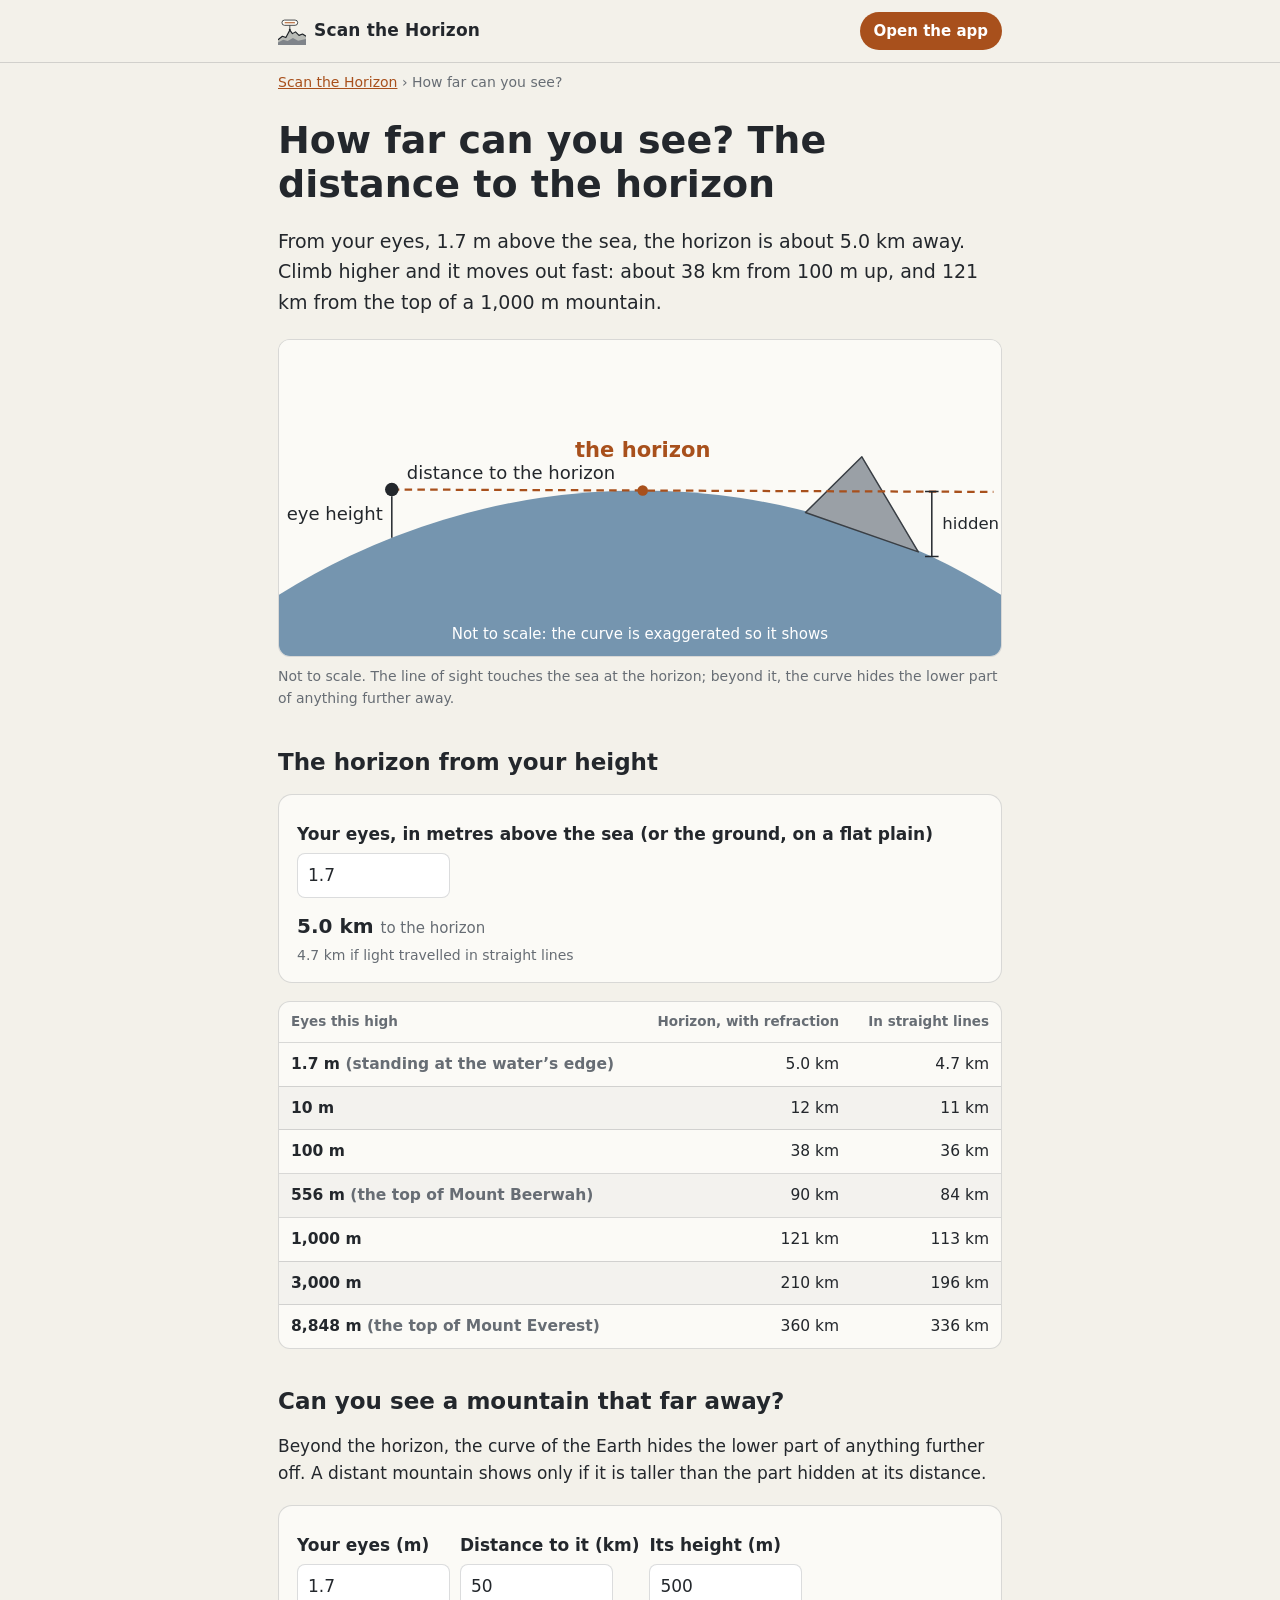
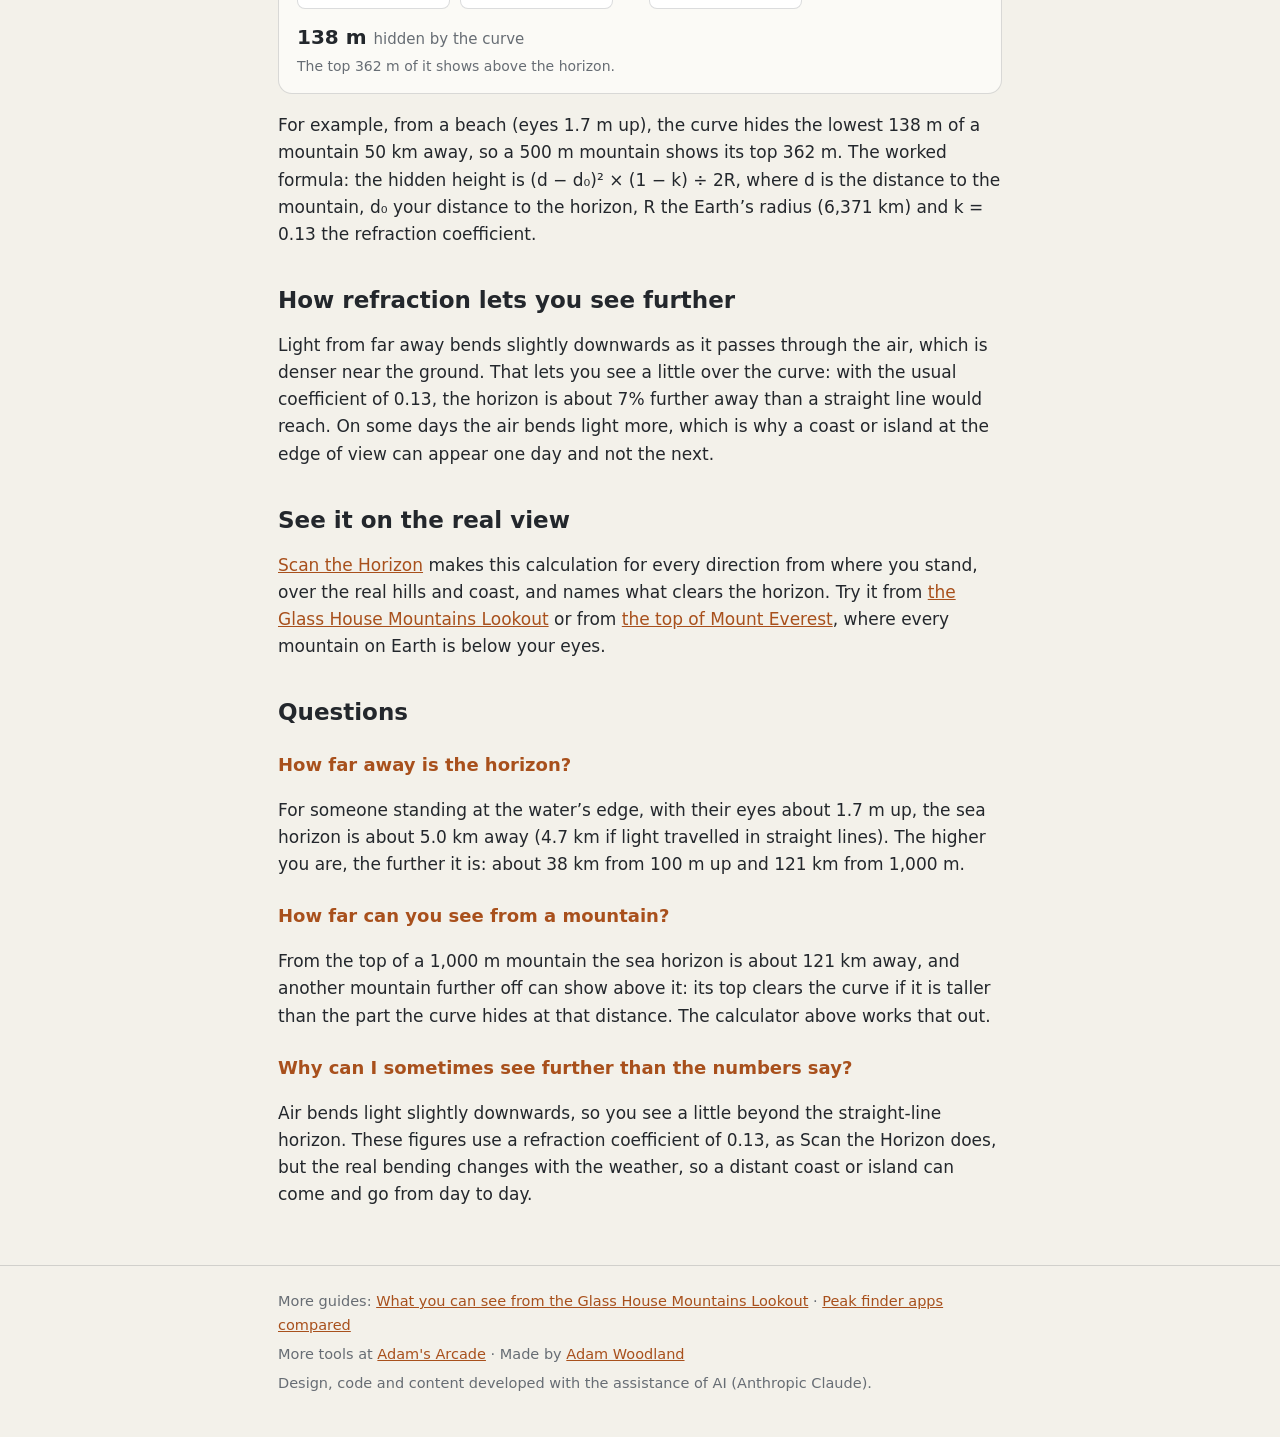
<file: how-far-can-you-see/index.html>
<!DOCTYPE html>
<html lang="en">
<head>
<meta charset="UTF-8">
<meta name="viewport" content="width=device-width, initial-scale=1">
<title>How far can you see? Horizon distance and Earth curvature</title>
<meta name="description" content="How far away the horizon is from any height, and whether a far-off mountain or island clears the curve of the Earth, with refraction allowed for.">
<link rel="canonical" href="https://scanthehorizon.app/how-far-can-you-see/">
<meta name="robots" content="index, follow, max-image-preview:large">
<meta name="referrer" content="no-referrer">
<meta name="color-scheme" content="light dark">
<meta property="og:type" content="article">
<meta property="og:url" content="https://scanthehorizon.app/how-far-can-you-see/">
<meta property="og:site_name" content="Scan the Horizon">
<meta property="og:title" content="How far can you see? The distance to the horizon">
<meta property="og:description" content="How far away the horizon is from any height, and whether a far-off mountain or island clears the curve of the Earth, with refraction allowed for.">
<meta property="og:image" content="https://scanthehorizon.app/how-far-can-you-see/og-how-far-can-you-see.png">
<meta property="og:image:width" content="1200">
<meta property="og:image:height" content="630">
<meta property="og:image:alt" content="Diagram of a line of sight from an eye above a curved sea, touching the horizon, with a far mountain partly hidden below it, under the title How far can you see?">
<meta property="og:locale" content="en_GB">
<meta name="twitter:card" content="summary_large_image">
<meta name="twitter:title" content="How far can you see? The distance to the horizon">
<meta name="twitter:description" content="How far away the horizon is from any height, and whether a far-off mountain or island clears the curve of the Earth, with refraction allowed for.">
<meta name="twitter:image" content="https://scanthehorizon.app/how-far-can-you-see/og-how-far-can-you-see.png">
<meta name="twitter:image:alt" content="Diagram of a line of sight from an eye above a curved sea, touching the horizon, with a far mountain partly hidden below it, under the title How far can you see?">
<meta name="theme-color" content="#f3f1ea" media="(prefers-color-scheme: light)">
<meta name="theme-color" content="#0f1b2d" media="(prefers-color-scheme: dark)">
<link rel="icon" href="/favicon.svg" type="image/svg+xml">
<link rel="apple-touch-icon" href="/apple-touch-icon.png">
<link rel="stylesheet" href="/guide.css">
<!-- Written by ReferenceFiles/scanthehorizon/build-guides.js: edit there, not here. -->
<script type="application/ld+json">
{
 "@context": "https://schema.org",
 "@graph": [
  {
   "@type": "BreadcrumbList",
   "itemListElement": [
    {
     "@type": "ListItem",
     "position": 1,
     "name": "Scan the Horizon",
     "item": "https://scanthehorizon.app/"
    },
    {
     "@type": "ListItem",
     "position": 2,
     "name": "How far can you see?",
     "item": "https://scanthehorizon.app/how-far-can-you-see/"
    }
   ]
  },
  {
   "@type": "Article",
   "@id": "https://scanthehorizon.app/how-far-can-you-see/#article",
   "headline": "How far can you see? The distance to the horizon",
   "description": "How far away the horizon is from any height, and whether a far-off mountain or island clears the curve of the Earth, with refraction allowed for.",
   "image": "https://scanthehorizon.app/how-far-can-you-see/og-how-far-can-you-see.png",
   "inLanguage": "en",
   "datePublished": "2026-11-21",
   "dateModified": "2026-11-21",
   "author": {
    "@id": "https://adamwoodland.com/#person"
   },
   "publisher": {
    "@id": "https://adamwoodland.com/#person"
   },
   "mainEntityOfPage": "https://scanthehorizon.app/how-far-can-you-see/",
   "isPartOf": {
    "@id": "https://scanthehorizon.app/#website"
   }
  },
  {
   "@type": "Person",
   "@id": "https://adamwoodland.com/#person",
   "name": "Adam Woodland",
   "url": "https://adamwoodland.com/"
  },
  {
   "@type": "FAQPage",
   "mainEntity": [
    {
     "@type": "Question",
     "name": "How far away is the horizon?",
     "acceptedAnswer": {
      "@type": "Answer",
      "text": "For someone standing at the water’s edge, with their eyes about 1.7 m up, the sea horizon is about 5.0 km away (4.7 km if light travelled in straight lines). The higher you are, the further it is: about 38 km from 100 m up and 121 km from 1,000 m."
     }
    },
    {
     "@type": "Question",
     "name": "How far can you see from a mountain?",
     "acceptedAnswer": {
      "@type": "Answer",
      "text": "From the top of a 1,000 m mountain the sea horizon is about 121 km away, and another mountain further off can show above it: its top clears the curve if it is taller than the part the curve hides at that distance. The calculator above works that out."
     }
    },
    {
     "@type": "Question",
     "name": "Why can I sometimes see further than the numbers say?",
     "acceptedAnswer": {
      "@type": "Answer",
      "text": "Air bends light slightly downwards, so you see a little beyond the straight-line horizon. These figures use a refraction coefficient of 0.13, as Scan the Horizon does, but the real bending changes with the weather, so a distant coast or island can come and go from day to day."
     }
    }
   ]
  }
 ]
}
</script>
<script src="/how-far-can-you-see/horizon.js" defer></script>
</head>
<body>
<header class="top"><div class="in"><a class="brand" href="/"><img src="/favicon.svg" alt="" width="28" height="28">Scan the Horizon</a><a class="btn open" href="/">Open the app</a></div></header>
<main>
<nav class="small" aria-label="Breadcrumb"><a href="/">Scan the Horizon</a> › How far can you see?</nav>
<h1>How far can you see? The distance to the horizon</h1>
<p class="lead">From your eyes, 1.7 m above the sea, the horizon is about 5.0 km away. Climb higher and it moves out fast: about 38 km from 100 m up, and 121 km from the top of a 1,000 m mountain.</p>
<figure>
<img src="/how-far-can-you-see/horizon-distance-earth-curvature.svg" width="960" height="420" alt="Diagram: an eye a little above a curved sea. The line of sight touches the sea at the horizon, and beyond it the lower part of a far mountain is hidden below the line.">
<figcaption>Not to scale. The line of sight touches the sea at the horizon; beyond it, the curve hides the lower part of anything further away.</figcaption>
</figure>

<h2>The horizon from your height</h2>
<div class="card calc" id="calc1">
<label for="eye">Your eyes, in metres above the sea (or the ground, on a flat plain)</label>
<div class="row"><input id="eye" type="number" inputmode="decimal" min="0" max="20000" step="any" value="1.7"></div>
<output id="eyeOut" for="eye" aria-live="polite"><span class="out">5.0 km <small>to the horizon</small></span><span class="small">4.7 km if light travelled in straight lines</span></output>
</div>
<div class="tablewrap"><table>
<thead><tr><th scope="col">Eyes this high</th><th scope="col" class="num">Horizon, with refraction</th><th scope="col" class="num">In straight lines</th></tr></thead>
<tbody>
<tr><th scope="row">1.7 m <span class="muted">(standing at the water’s edge)</span></th><td class="num">5.0 km</td><td class="num">4.7 km</td></tr>
<tr><th scope="row">10 m</th><td class="num">12 km</td><td class="num">11 km</td></tr>
<tr><th scope="row">100 m</th><td class="num">38 km</td><td class="num">36 km</td></tr>
<tr><th scope="row">556 m <span class="muted">(the top of Mount Beerwah)</span></th><td class="num">90 km</td><td class="num">84 km</td></tr>
<tr><th scope="row">1,000 m</th><td class="num">121 km</td><td class="num">113 km</td></tr>
<tr><th scope="row">3,000 m</th><td class="num">210 km</td><td class="num">196 km</td></tr>
<tr><th scope="row">8,848 m <span class="muted">(the top of Mount Everest)</span></th><td class="num">360 km</td><td class="num">336 km</td></tr>
</tbody></table></div>

<h2>Can you see a mountain that far away?</h2>
<p>Beyond the horizon, the curve of the Earth hides the lower part of anything further off. A distant mountain shows only if it is taller than the part hidden at its distance.</p>
<div class="card calc" id="calc2">
<div class="row">
<div><label for="h1">Your eyes (m)</label><input id="h1" type="number" inputmode="decimal" min="0" max="20000" step="any" value="1.7"></div>
<div><label for="dist">Distance to it (km)</label><input id="dist" type="number" inputmode="decimal" min="0" max="2000" step="any" value="50"></div>
<div><label for="tall">Its height (m)</label><input id="tall" type="number" inputmode="decimal" min="0" max="20000" step="any" value="500"></div>
</div>
<output id="hidOut" for="h1 dist tall" aria-live="polite"><span class="out">138 m <small>hidden by the curve</small></span><span class="small">The top 362 m of it shows above the horizon.</span></output>
</div>
<p>For example, from a beach (eyes 1.7 m up), the curve hides the lowest 138 m of a mountain 50 km away, so a 500 m mountain shows its top 362 m. The worked formula: the hidden height is (d − d₀)² × (1 − k) ÷ 2R, where d is the distance to the mountain, d₀ your distance to the horizon, R the Earth’s radius (6,371 km) and k = 0.13 the refraction coefficient.</p>

<h2>How refraction lets you see further</h2>
<p>Light from far away bends slightly downwards as it passes through the air, which is denser near the ground. That lets you see a little over the curve: with the usual coefficient of 0.13, the horizon is about 7% further away than a straight line would reach. On some days the air bends light more, which is why a coast or island at the edge of view can appear one day and not the next.</p>

<h2>See it on the real view</h2>
<p><a href="/">Scan the Horizon</a> makes this calculation for every direction from where you stand, over the real hills and coast, and names what clears the horizon. Try it from <a href="/#at=-26.93153,152.89505&amp;name=Glass%20House%20Mountains%20Lookout&amp;az=65">the Glass House Mountains Lookout</a> or from <a href="/#at=27.9881,86.9252&amp;name=Mount%20Everest&amp;az=17">the top of Mount Everest</a>, where every mountain on Earth is below your eyes.</p>

<h2 id="questions">Questions</h2>
<!-- Keep word for word the same as the FAQPage JSON-LD in <head> (build-guides.js writes both). -->
<div class="faq">
<h3>How far away is the horizon?</h3>
<p>For someone standing at the water’s edge, with their eyes about 1.7 m up, the sea horizon is about 5.0 km away (4.7 km if light travelled in straight lines). The higher you are, the further it is: about 38 km from 100 m up and 121 km from 1,000 m.</p>
<h3>How far can you see from a mountain?</h3>
<p>From the top of a 1,000 m mountain the sea horizon is about 121 km away, and another mountain further off can show above it: its top clears the curve if it is taller than the part the curve hides at that distance. The calculator above works that out.</p>
<h3>Why can I sometimes see further than the numbers say?</h3>
<p>Air bends light slightly downwards, so you see a little beyond the straight-line horizon. These figures use a refraction coefficient of 0.13, as Scan the Horizon does, but the real bending changes with the weather, so a distant coast or island can come and go from day to day.</p>
</div>
</main>
<footer><div class="in">
<p>More guides: <a href="/glass-house-mountains/">What you can see from the Glass House Mountains Lookout</a> · <a href="/peak-finder-apps/">Peak finder apps compared</a></p>
<p>More tools at <a href="https://games.adamwoodland.com/">Adam's Arcade</a> · Made by <a href="https://adamwoodland.com/">Adam Woodland</a></p>
<p>Design, code and content developed with the assistance of AI (Anthropic Claude).</p>
</div></footer>
</body>
</html>
</file>
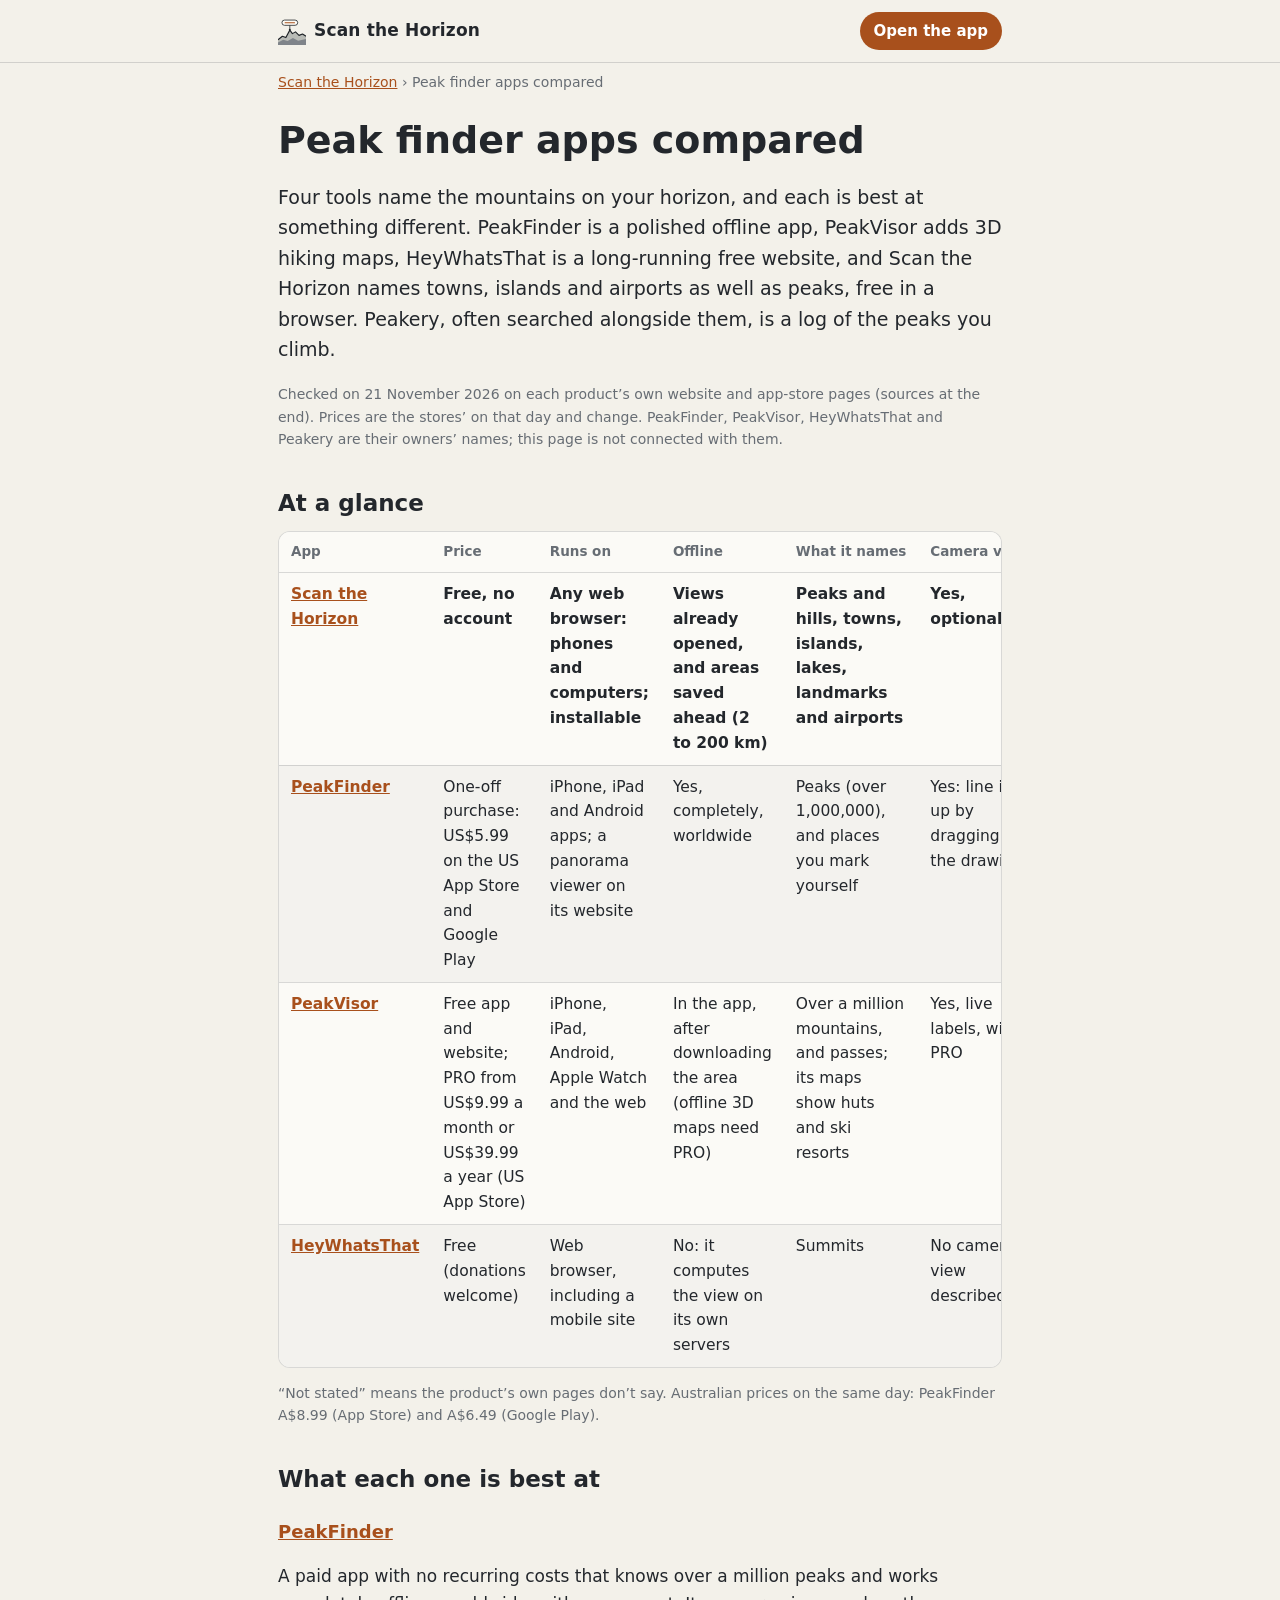
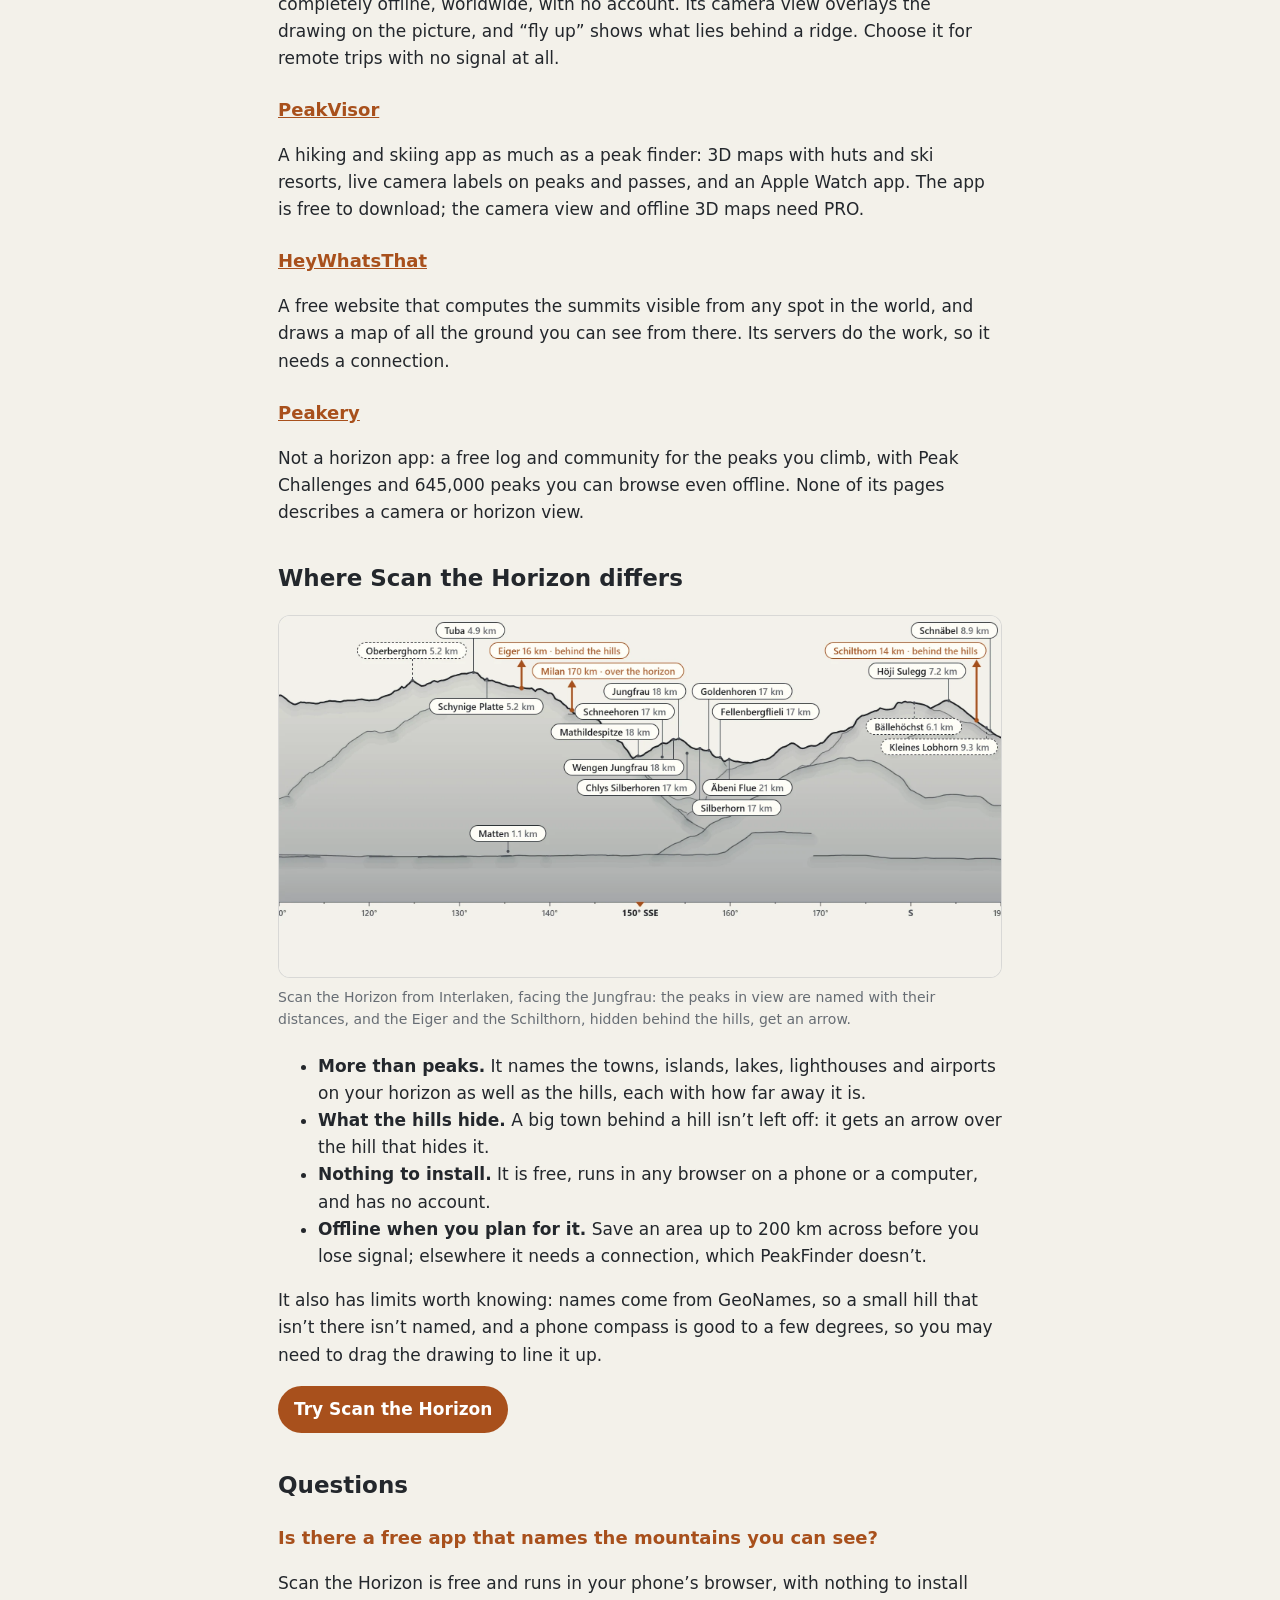
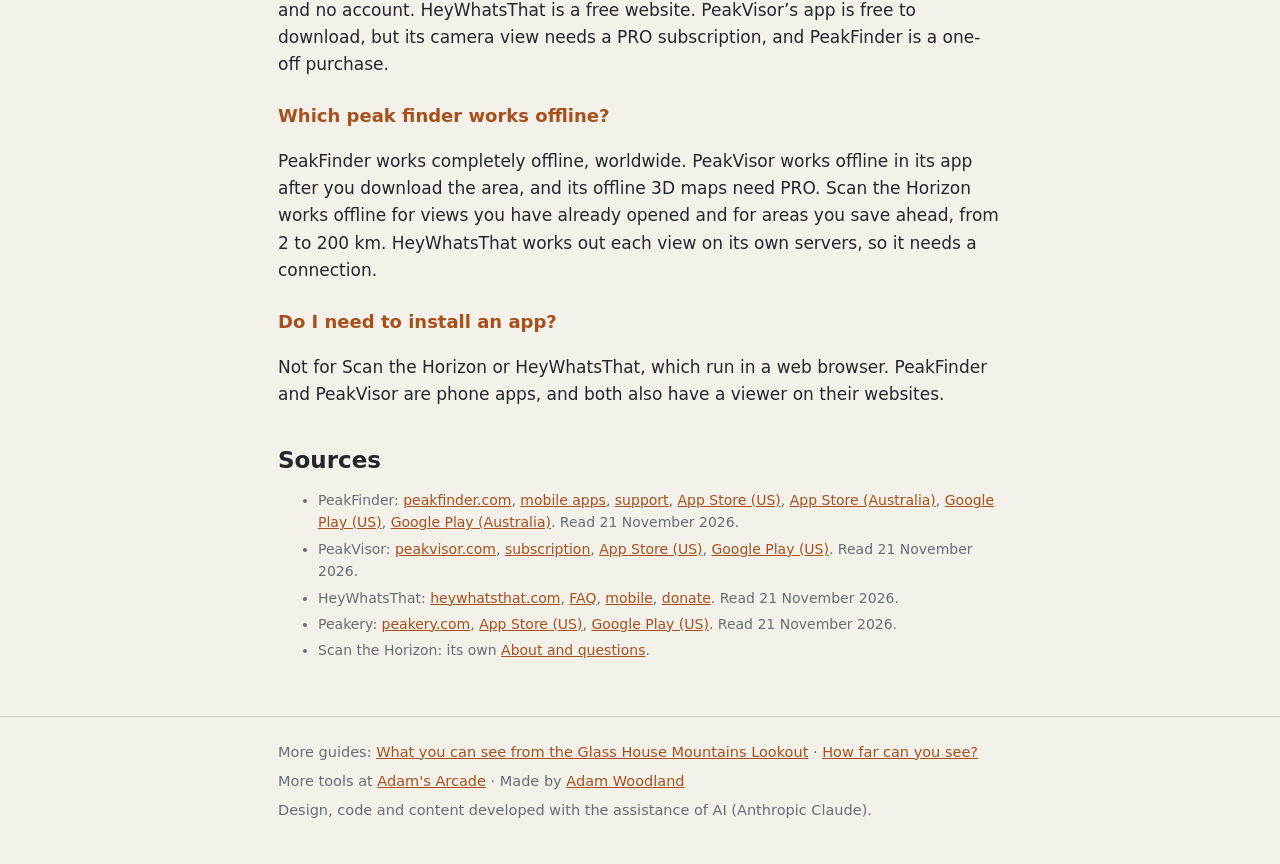
<file: peak-finder-apps/index.html>
<!DOCTYPE html>
<html lang="en">
<head>
<meta charset="UTF-8">
<meta name="viewport" content="width=device-width, initial-scale=1">
<title>Peak finder apps compared: PeakFinder, PeakVisor and more</title>
<meta name="description" content="PeakFinder, PeakVisor, HeyWhatsThat and Scan the Horizon side by side: price, phones and computers, offline use, and what each one names.">
<link rel="canonical" href="https://scanthehorizon.app/peak-finder-apps/">
<meta name="robots" content="index, follow, max-image-preview:large">
<meta name="referrer" content="no-referrer">
<meta name="color-scheme" content="light dark">
<meta property="og:type" content="article">
<meta property="og:url" content="https://scanthehorizon.app/peak-finder-apps/">
<meta property="og:site_name" content="Scan the Horizon">
<meta property="og:title" content="Peak finder apps compared">
<meta property="og:description" content="PeakFinder, PeakVisor, HeyWhatsThat and Scan the Horizon side by side: price, phones and computers, offline use, and what each one names.">
<meta property="og:image" content="https://scanthehorizon.app/peak-finder-apps/og-peak-finder-apps.png">
<meta property="og:image:width" content="1200">
<meta property="og:image:height" content="630">
<meta property="og:image:alt" content="Scan the Horizon’s drawing of the view from Interlaken towards the Jungfrau, with peaks named, under the title Peak finder apps compared.">
<meta property="og:locale" content="en_GB">
<meta name="twitter:card" content="summary_large_image">
<meta name="twitter:title" content="Peak finder apps compared">
<meta name="twitter:description" content="PeakFinder, PeakVisor, HeyWhatsThat and Scan the Horizon side by side: price, phones and computers, offline use, and what each one names.">
<meta name="twitter:image" content="https://scanthehorizon.app/peak-finder-apps/og-peak-finder-apps.png">
<meta name="twitter:image:alt" content="Scan the Horizon’s drawing of the view from Interlaken towards the Jungfrau, with peaks named, under the title Peak finder apps compared.">
<meta name="theme-color" content="#f3f1ea" media="(prefers-color-scheme: light)">
<meta name="theme-color" content="#0f1b2d" media="(prefers-color-scheme: dark)">
<link rel="icon" href="/favicon.svg" type="image/svg+xml">
<link rel="apple-touch-icon" href="/apple-touch-icon.png">
<link rel="stylesheet" href="/guide.css">
<!-- Written by ReferenceFiles/scanthehorizon/build-guides.js: edit there, not here. -->
<script type="application/ld+json">
{
 "@context": "https://schema.org",
 "@graph": [
  {
   "@type": "BreadcrumbList",
   "itemListElement": [
    {
     "@type": "ListItem",
     "position": 1,
     "name": "Scan the Horizon",
     "item": "https://scanthehorizon.app/"
    },
    {
     "@type": "ListItem",
     "position": 2,
     "name": "Peak finder apps compared",
     "item": "https://scanthehorizon.app/peak-finder-apps/"
    }
   ]
  },
  {
   "@type": "Article",
   "@id": "https://scanthehorizon.app/peak-finder-apps/#article",
   "headline": "Peak finder apps compared",
   "description": "PeakFinder, PeakVisor, HeyWhatsThat and Scan the Horizon side by side: price, phones and computers, offline use, and what each one names.",
   "image": "https://scanthehorizon.app/peak-finder-apps/og-peak-finder-apps.png",
   "inLanguage": "en",
   "datePublished": "2026-11-21",
   "dateModified": "2026-11-21",
   "author": {
    "@id": "https://adamwoodland.com/#person"
   },
   "publisher": {
    "@id": "https://adamwoodland.com/#person"
   },
   "mainEntityOfPage": "https://scanthehorizon.app/peak-finder-apps/",
   "isPartOf": {
    "@id": "https://scanthehorizon.app/#website"
   }
  },
  {
   "@type": "Person",
   "@id": "https://adamwoodland.com/#person",
   "name": "Adam Woodland",
   "url": "https://adamwoodland.com/"
  },
  {
   "@type": "FAQPage",
   "mainEntity": [
    {
     "@type": "Question",
     "name": "Is there a free app that names the mountains you can see?",
     "acceptedAnswer": {
      "@type": "Answer",
      "text": "Scan the Horizon is free and runs in your phone’s browser, with nothing to install and no account. HeyWhatsThat is a free website. PeakVisor’s app is free to download, but its camera view needs a PRO subscription, and PeakFinder is a one-off purchase."
     }
    },
    {
     "@type": "Question",
     "name": "Which peak finder works offline?",
     "acceptedAnswer": {
      "@type": "Answer",
      "text": "PeakFinder works completely offline, worldwide. PeakVisor works offline in its app after you download the area, and its offline 3D maps need PRO. Scan the Horizon works offline for views you have already opened and for areas you save ahead, from 2 to 200 km. HeyWhatsThat works out each view on its own servers, so it needs a connection."
     }
    },
    {
     "@type": "Question",
     "name": "Do I need to install an app?",
     "acceptedAnswer": {
      "@type": "Answer",
      "text": "Not for Scan the Horizon or HeyWhatsThat, which run in a web browser. PeakFinder and PeakVisor are phone apps, and both also have a viewer on their websites."
     }
    }
   ]
  }
 ]
}
</script>
</head>
<body>
<header class="top"><div class="in"><a class="brand" href="/"><img src="/favicon.svg" alt="" width="28" height="28">Scan the Horizon</a><a class="btn open" href="/">Open the app</a></div></header>
<main>
<nav class="small" aria-label="Breadcrumb"><a href="/">Scan the Horizon</a> › Peak finder apps compared</nav>
<h1>Peak finder apps compared</h1>
<p class="lead">Four tools name the mountains on your horizon, and each is best at something different. PeakFinder is a polished offline app, PeakVisor adds 3D hiking maps, HeyWhatsThat is a long-running free website, and Scan the Horizon names towns, islands and airports as well as peaks, free in a browser. Peakery, often searched alongside them, is a log of the peaks you climb.</p>
<p class="small">Checked on 21 November 2026 on each product’s own website and app-store pages (sources at the end). Prices are the stores’ on that day and change. PeakFinder, PeakVisor, HeyWhatsThat and Peakery are their owners’ names; this page is not connected with them.</p>

<h2>At a glance</h2>
<div class="tablewrap"><table class="wide">
<thead><tr><th scope="col">App</th><th scope="col">Price</th><th scope="col">Runs on</th><th scope="col">Offline</th><th scope="col">What it names</th><th scope="col">Camera view</th><th scope="col">Places behind hills</th></tr></thead>
<tbody>
<tr><th scope="row"><a href="/">Scan the Horizon</a></th><td><strong>Free, no account</strong></td><td><strong>Any web browser: phones and computers; installable</strong></td><td><strong>Views already opened, and areas saved ahead (2 to 200 km)</strong></td><td><strong>Peaks and hills, towns, islands, lakes, landmarks and airports</strong></td><td><strong>Yes, optional</strong></td><td><strong>Big places hidden behind a hill get an arrow over it</strong></td></tr>
<tr><th scope="row"><a href="https://www.peakfinder.com/">PeakFinder</a></th><td>One-off purchase: US$5.99 on the US App Store and Google Play</td><td>iPhone, iPad and Android apps; a panorama viewer on its website</td><td>Yes, completely, worldwide</td><td>Peaks (over 1,000,000), and places you mark yourself</td><td>Yes: line it up by dragging the drawing</td><td>Lists the peaks in view; “fly up” shows what is behind a ridge</td></tr>
<tr><th scope="row"><a href="https://peakvisor.com/">PeakVisor</a></th><td>Free app and website; PRO from US$9.99 a month or US$39.99 a year (US App Store)</td><td>iPhone, iPad, Android, Apple Watch and the web</td><td>In the app, after downloading the area (offline 3D maps need PRO)</td><td>Over a million mountains, and passes; its maps show huts and ski resorts</td><td>Yes, live labels, with PRO</td><td>Not stated</td></tr>
<tr><th scope="row"><a href="https://www.heywhatsthat.com/">HeyWhatsThat</a></th><td>Free (donations welcome)</td><td>Web browser, including a mobile site</td><td>No: it computes the view on its own servers</td><td>Summits</td><td>No camera view described</td><td>Peaks on the skyline only, plus a map of all the ground you can see</td></tr>
</tbody></table></div>
<p class="small">“Not stated” means the product’s own pages don’t say. Australian prices on the same day: PeakFinder A$8.99 (App Store) and A$6.49 (Google Play).</p>

<h2>What each one is best at</h2>
<h3><a href="https://www.peakfinder.com/">PeakFinder</a></h3>
<p>A paid app with no recurring costs that knows over a million peaks and works completely offline, worldwide, with no account. Its camera view overlays the drawing on the picture, and “fly up” shows what lies behind a ridge. Choose it for remote trips with no signal at all.</p>
<h3><a href="https://peakvisor.com/">PeakVisor</a></h3>
<p>A hiking and skiing app as much as a peak finder: 3D maps with huts and ski resorts, live camera labels on peaks and passes, and an Apple Watch app. The app is free to download; the camera view and offline 3D maps need PRO.</p>
<h3><a href="https://www.heywhatsthat.com/">HeyWhatsThat</a></h3>
<p>A free website that computes the summits visible from any spot in the world, and draws a map of all the ground you can see from there. Its servers do the work, so it needs a connection.</p>
<h3><a href="https://peakery.com/">Peakery</a></h3>
<p>Not a horizon app: a free log and community for the peaks you climb, with Peak Challenges and 645,000 peaks you can browse even offline. None of its pages describes a camera or horizon view.</p>

<h2>Where Scan the Horizon differs</h2>
<figure>
<a href="/peak-finder-apps/scan-the-horizon-sign-view.webp" title="Open full size"><img src="/peak-finder-apps/scan-the-horizon-sign-view.webp" width="1920" height="960" alt="Scan the Horizon's sign view from Interlaken facing the Jungfrau: a grey skyline with the peaks named in ovals, each with its distance, and orange arrows over the hills for the Eiger and the Schilthorn, which are hidden behind them."></a>
<figcaption>Scan the Horizon from Interlaken, facing the Jungfrau: the peaks in view are named with their distances, and the Eiger and the Schilthorn, hidden behind the hills, get an arrow.</figcaption>
</figure>
<ul>
<li><strong>More than peaks.</strong> It names the towns, islands, lakes, lighthouses and airports on your horizon as well as the hills, each with how far away it is.</li>
<li><strong>What the hills hide.</strong> A big town behind a hill isn’t left off: it gets an arrow over the hill that hides it.</li>
<li><strong>Nothing to install.</strong> It is free, runs in any browser on a phone or a computer, and has no account.</li>
<li><strong>Offline when you plan for it.</strong> Save an area up to 200 km across before you lose signal; elsewhere it needs a connection, which PeakFinder doesn’t.</li>
</ul>
<p>It also has limits worth knowing: names come from GeoNames, so a small hill that isn’t there isn’t named, and a phone compass is good to a few degrees, so you may need to drag the drawing to line it up.</p>
<p><a class="btn" href="/">Try Scan the Horizon</a></p>

<h2 id="questions">Questions</h2>
<!-- Keep word for word the same as the FAQPage JSON-LD in <head> (build-guides.js writes both). -->
<div class="faq">
<h3>Is there a free app that names the mountains you can see?</h3>
<p>Scan the Horizon is free and runs in your phone’s browser, with nothing to install and no account. HeyWhatsThat is a free website. PeakVisor’s app is free to download, but its camera view needs a PRO subscription, and PeakFinder is a one-off purchase.</p>
<h3>Which peak finder works offline?</h3>
<p>PeakFinder works completely offline, worldwide. PeakVisor works offline in its app after you download the area, and its offline 3D maps need PRO. Scan the Horizon works offline for views you have already opened and for areas you save ahead, from 2 to 200 km. HeyWhatsThat works out each view on its own servers, so it needs a connection.</p>
<h3>Do I need to install an app?</h3>
<p>Not for Scan the Horizon or HeyWhatsThat, which run in a web browser. PeakFinder and PeakVisor are phone apps, and both also have a viewer on their websites.</p>
</div>
<h2>Sources</h2>
<ul class="sources small">
<li>PeakFinder: <a href="https://www.peakfinder.com/">peakfinder.com</a>, <a href="https://www.peakfinder.com/mobile/">mobile apps</a>, <a href="https://www.peakfinder.com/support/">support</a>, <a href="https://apps.apple.com/us/app/peakfinder/id357421934">App Store (US)</a>, <a href="https://apps.apple.com/au/app/peakfinder/id357421934">App Store (Australia)</a>, <a href="https://play.google.com/store/apps/details?id=org.peakfinder.area.alps&amp;hl=en&amp;gl=US">Google Play (US)</a>, <a href="https://play.google.com/store/apps/details?id=org.peakfinder.area.alps&amp;hl=en&amp;gl=AU">Google Play (Australia)</a>. Read 21 November 2026.</li>
<li>PeakVisor: <a href="https://peakvisor.com/">peakvisor.com</a>, <a href="https://peakvisor.com/subscription">subscription</a>, <a href="https://apps.apple.com/us/app/hiking-and-skiing-peakvisor/id1187259191">App Store (US)</a>, <a href="https://play.google.com/store/apps/details?id=tips.routes.peakvisor&amp;hl=en&amp;gl=US">Google Play (US)</a>. Read 21 November 2026.</li>
<li>HeyWhatsThat: <a href="https://www.heywhatsthat.com/">heywhatsthat.com</a>, <a href="https://www.heywhatsthat.com/faq.html">FAQ</a>, <a href="https://www.heywhatsthat.com/mobile/about.html">mobile</a>, <a href="https://www.heywhatsthat.com/donate.html?site=main">donate</a>. Read 21 November 2026.</li>
<li>Peakery: <a href="https://peakery.com/">peakery.com</a>, <a href="https://apps.apple.com/us/app/peakery/id1550210398">App Store (US)</a>, <a href="https://play.google.com/store/apps/details?id=com.peakery.android&amp;hl=en&amp;gl=US">Google Play (US)</a>. Read 21 November 2026.</li>
<li>Scan the Horizon: its own <a href="/">About and questions</a>.</li>
</ul>
</main>
<footer><div class="in">
<p>More guides: <a href="/glass-house-mountains/">What you can see from the Glass House Mountains Lookout</a> · <a href="/how-far-can-you-see/">How far can you see?</a></p>
<p>More tools at <a href="https://games.adamwoodland.com/">Adam's Arcade</a> · Made by <a href="https://adamwoodland.com/">Adam Woodland</a></p>
<p>Design, code and content developed with the assistance of AI (Anthropic Claude).</p>
</div></footer>
</body>
</html>
</file>
<file: xray.css>
/* Scan the Horizon: the drawing fills the screen like the panel of a lookout sign: an off-white board, grey
   ridges layered darker near and lighter far, names in ovals with thin leaders. A bar on top, the
   Detail slider and one card at the bottom. Dark is a navy board. In the camera view the board
   turns into the live picture and the bars become dark glass. */
/* The text colours are set as --t-* and used as --ink etc., so that the camera view can change
   --ink etc. for its glass bars while the dialogs keep the theme's own (see body.cam dialog). */
:root {
	--panel: #f3f1ea;
	--t-ink: #23272c;
	--t-muted: #676d74;
	--t-line: rgba(35, 39, 44, 0.16);
	--t-accent: #a8501c;
	--t-accent-ink: #fff;
	--ink: var(--t-ink);
	--muted: var(--t-muted);
	--line: var(--t-line);
	--accent: var(--t-accent);
	--accent-ink: var(--t-accent-ink);
	--bar: rgba(243, 241, 234, 0.94);
	--sheet: #fbfaf6;
	--field: #ffffff;
	/* the drawing (draw.js reads these) */
	--band-near: #7f848a;
	--band-far: #dcdcd5;
	--ridge: #3a3f45;
	--skyline: #1d2126;
	--sea: #5f84a3;
	--leader: #4b5057;
	--label-bg: #fffdf7;
	--label-ink: #1f2328;
	--label-line: #2f343a;
	--tick: #50565c;
	--mono: ui-monospace, "SF Mono", "Cascadia Mono", Consolas, "Roboto Mono", monospace;
	--sans: system-ui, -apple-system, "Segoe UI", Roboto, "Helvetica Neue", Arial, sans-serif;
	color-scheme: light;
}
/* Dark: a navy board, ridges lighter far (haze), labels light on navy. */
@media (prefers-color-scheme: dark) {
	:root:not([data-theme="light"]) {
		--panel: #0f1b2d; --t-ink: #e5ecf4; --t-muted: #9babbd; --t-line: rgba(196, 214, 236, 0.18);
		--t-accent: #ffb04a; --t-accent-ink: #1b1204; --bar: rgba(15, 27, 45, 0.94); --sheet: #132238; --field: #0b1626;
		--band-near: #060d18; --band-far: #2b3d58; --ridge: #a9bad0; --skyline: #e3ebf5; --sea: #6fa2cf;
		--leader: #9fb0c6; --label-bg: #172a44; --label-ink: #eef3f9; --label-line: #8ea2bb; --tick: #9fb0c6;
		color-scheme: dark;
	}
}
:root[data-theme="dark"] {
	--panel: #0f1b2d; --t-ink: #e5ecf4; --t-muted: #9babbd; --t-line: rgba(196, 214, 236, 0.18);
	--t-accent: #ffb04a; --t-accent-ink: #1b1204; --bar: rgba(15, 27, 45, 0.94); --sheet: #132238; --field: #0b1626;
	--band-near: #060d18; --band-far: #2b3d58; --ridge: #a9bad0; --skyline: #e3ebf5; --sea: #6fa2cf;
	--leader: #9fb0c6; --label-bg: #172a44; --label-ink: #eef3f9; --label-line: #8ea2bb; --tick: #9fb0c6;
	color-scheme: dark;
}
/* The camera view: lines in white over the picture, glass bars. */
body.cam {
	--bar: rgba(6, 10, 16, 0.72); --ink: #f1f5f9; --muted: #b8c3cf; --line: rgba(255, 255, 255, 0.22);
	--ridge: #ffffff; --skyline: #ffffff; --sea: #bfe3ff; --leader: #ffffff; --tick: #ffffff;
	--label-bg: rgba(10, 14, 20, 0.62); --label-ink: #ffffff; --label-line: rgba(255, 255, 255, 0.75);
	--accent: #ffb04a; --accent-ink: #1b1204;
}
/* The dialogs open over the camera view in the theme's own colours, as anywhere else: the glass
   bars' light text on a light sheet was unreadable (1.1:1). */
body.cam dialog {
	--ink: var(--t-ink); --muted: var(--t-muted); --line: var(--t-line); --accent: var(--t-accent); --accent-ink: var(--t-accent-ink);
}

* { box-sizing: border-box; }
/* The hidden attribute always wins, whatever display a class sets. */
[hidden] { display: none !important; }
html, body { margin: 0; height: 100%; background: var(--panel); color: var(--ink); font-family: var(--sans); overflow: hidden; overscroll-behavior: none; touch-action: manipulation; }
/* The page never scrolls: pinned in place, so an iPhone can't leave it scrolled or shifted after the
   phone turns (fixed bars were then drawn in one place and answered taps from another, 2026-11-08;
   app.js settleViewport() puts it back if it happens anyway). No double-tap zoom either. */
body { position: fixed; inset: 0; }
body.cam { background: #000; }
button, select, input, output { font: inherit; color: inherit; }
a { color: var(--accent); }
.sr { position: absolute; width: 1px; height: 1px; overflow: hidden; clip: rect(0 0 0 0); white-space: nowrap; }

#stage { position: fixed; inset: 0; }
#cam { position: absolute; inset: 0; width: 100%; height: 100%; object-fit: cover; opacity: 0; transition: opacity 0.4s; }
#cam.on { opacity: 1; }
#view { position: absolute; inset: 0; width: 100%; height: 100%; touch-action: none; cursor: grab; }
#view.dragging { cursor: grabbing; }
#labels { position: absolute; inset: 0; overflow: hidden; pointer-events: none; }
/* The names: ovals like the sign's. draw.js sets each one's width, so its box is exactly the one
   the layout used (the leader is drawn to its bottom edge). */
.lab {
	position: absolute; left: 0; top: 0; height: 22px; padding: 0 8px; border-radius: 11px;
	border: 1px solid var(--label-line); background: var(--label-bg); color: var(--label-ink);
	font: 600 12.5px/20px var(--sans); white-space: nowrap; text-align: center; overflow: hidden; text-overflow: ellipsis;
	pointer-events: auto; cursor: pointer; will-change: transform; user-select: none; -webkit-user-select: none;
}
.lab .h { font-weight: 500; color: var(--muted); }
body.cam .lab .h { color: #d5dde6; }
.lab.marg { border-style: dashed; }
.lab.behind { border-color: var(--accent); border-width: 1.5px; color: var(--accent); }
body.cam .lab.behind { color: #ffd59a; }
.lab.behind .h { color: var(--accent); opacity: 0.85; }
body.cam .lab.behind .h { color: #ffd59a; }
.lab.sel { background: var(--label-ink); color: var(--label-bg); border-color: var(--label-ink); }
.lab.sel .h { color: var(--label-bg); opacity: 0.8; }
.lab.behind.sel { background: var(--accent); color: var(--accent-ink); border-color: var(--accent); }
#centreMark {
	position: absolute; left: 50%; top: 50%; width: 30px; height: 30px; margin: -15px 0 0 -15px; border-radius: 50%;
	border: 2px solid rgba(255, 255, 255, 0.9); box-shadow: 0 0 6px rgba(0, 0, 0, 0.6); pointer-events: none; display: none;
}
body.cam #centreMark { display: block; }

/* ---- Top bar ---- */
#hud {
	position: fixed; left: 0; right: 0; top: 0; z-index: 5;
	padding: calc(env(safe-area-inset-top) + 8px) max(12px, env(safe-area-inset-right)) 6px max(12px, env(safe-area-inset-left));
	background: var(--bar); border-bottom: 1px solid var(--line);
	backdrop-filter: blur(6px); -webkit-backdrop-filter: blur(6px);
}
#hud .row1 { display: flex; align-items: center; gap: 8px; min-width: 0; position: relative; z-index: 1; } /* above row 2, so the buttons' enlarged tap areas reach over its top edge */
#hud .tools { display: flex; gap: 6px; margin-left: auto; flex: none; }
#hud .row2 { display: flex; align-items: center; gap: 8px; height: 28px; margin-top: 4px; min-width: 0; } /* one height, chips or not: the bar's height sets where the drawing starts */
#aimText { margin: 0; min-width: 0; flex: 1 1 auto; font-family: var(--mono); font-size: 13px; color: var(--muted); white-space: nowrap; overflow: hidden; text-overflow: ellipsis; }
.note { margin: 6px 0 0; padding: 5px 10px; border-radius: 8px; font-size: 13px; line-height: 1.35; background: rgba(168, 80, 28, 0.1); border: 1px solid rgba(168, 80, 28, 0.35); }
body.cam .note { background: rgba(255, 176, 74, 0.16); border-color: rgba(255, 176, 74, 0.5); }
/* The notes float just under the bar, over the empty sky, rather than growing it: the bar's height
   sets where the drawing starts, so a note coming and going would make the whole drawing jump.
   The label layout keeps clear of them instead (G.labelTop in app.js). Opaque, being over the drawing. */
#notes { position: absolute; left: 12px; right: 12px; top: calc(100% + 6px); display: flex; flex-direction: column; gap: 6px; pointer-events: none; }
#notes .note { margin: 0; background: linear-gradient(rgba(168, 80, 28, 0.1), rgba(168, 80, 28, 0.1)), var(--field); box-shadow: 0 2px 8px rgba(0, 0, 0, 0.12); }
body.cam #notes .note { background: rgba(10, 14, 20, 0.78); }
.chip, .tool {
	position: relative; border: 1px solid var(--line); background: var(--field); border-radius: 999px; padding: 6px 12px; cursor: pointer;
	font-size: 14px; max-width: 100%; white-space: nowrap; min-height: 34px;
}
/* Each pill takes taps from a little beyond its edge (5 px above and below, 3 px either side: the
   inset counts from inside the 1 px border), so the targets are bigger without the bars getting
   taller or the pills wider. */
.chip::after, .tool::after { content: ""; position: absolute; inset: -6px -4px; }
/* The chips under the buttons (Lined up by, Drag instead) also take taps from 12 px below, over the
   top of the drawing: they're only 28 px tall, and "Lined up by" is cleared with a tap anywhere on it. */
#hud .row2 .chip::after { inset: -4px -5px -12px; }
#nudgeChip .x { display: inline-block; margin-left: 4px; font-size: 15px; line-height: 1; }
body.cam .chip, body.cam .tool { background: rgba(10, 14, 20, 0.55); }
body.cam .tool[aria-pressed="true"] { background: var(--accent); color: var(--accent-ink); }
/* Only the place's name is cut short, so the GPS accuracy after it always shows. */
.chip.place { display: inline-flex; align-items: center; gap: 5px; flex: 0 1 auto; min-width: 0; text-align: left; }
#placeName { min-width: 0; overflow: hidden; text-overflow: ellipsis; white-space: nowrap; }
.chip .lbl { flex: none; color: var(--muted); font-size: 11px; text-transform: uppercase; letter-spacing: 0.08em; }
.chip .acc { flex: none; color: var(--muted); font-size: 12px; }
.chip.place.approx { border-color: var(--accent); }
.chip.place.approx .acc { color: var(--accent); font-weight: 600; }
.chip.small { flex: none; font-size: 13px; padding: 3px 11px; min-height: 28px; }
/* The two ways back to the compass stand out, filled in the accent as Camera is when on: "Lined up
   by" (a drag has turned the drawing off the compass's north) and "Use compass" (dragging by choice;
   app.js modeUi() sets .lit). They never show at once. By ID, so the camera view's dark glass
   (body.cam .chip) doesn't win; --accent and --accent-ink are set for light, dark and camera. */
#nudgeChip, #modeBtn.lit { background: var(--accent); border-color: var(--accent); color: var(--accent-ink); font-weight: 600; }
.tool { padding: 6px 11px; font-size: 13px; font-weight: 600; }
.tool[aria-pressed="true"] { background: var(--accent); border-color: var(--accent); color: var(--accent-ink); }
.tool:disabled { opacity: 0.5; cursor: progress; }
#progress { position: absolute; left: 0; right: 0; bottom: -2px; height: 3px; background: transparent; overflow: hidden; } /* on the bar's lower edge, so it never changes the bar's height */
#progressBar { height: 100%; width: 0; background: var(--accent); transition: width 0.25s; }

/* ---- Bottom: the Detail slider and the card ---- */
#bottom {
	position: fixed; left: 0; right: 0; bottom: 0; z-index: 5;
	padding: 6px max(12px, env(safe-area-inset-right)) calc(env(safe-area-inset-bottom) + 10px) max(12px, env(safe-area-inset-left));
	background: var(--bar); border-top: 1px solid var(--line);
	backdrop-filter: blur(6px); -webkit-backdrop-filter: blur(6px);
}
#detailRow { display: flex; align-items: center; gap: 8px; max-width: 560px; margin: 0 auto; font-size: 13px; }
#detailRow label { font-weight: 650; }
#detailRow .end { color: var(--muted); font-size: 12px; }
#detail { flex: 1 1 auto; min-width: 60px; accent-color: var(--accent); margin: -6px 0; height: 40px; } /* 40 px to touch, 28 px of the row's height */
/* "+12 more": one width whether it shows or not, so the slider never changes length under a finger. */
#moreBtn { flex: none; width: 5.8em; padding: 3px 0; font-size: 12px; text-align: center; color: var(--muted); }
#moreBtn.idle { visibility: hidden; }
#detailName { min-width: 4.2em; text-align: right; font-weight: 600; font-size: 13px; }
#card { max-width: 560px; margin: 6px auto 0; padding: 8px 12px; border-radius: 12px; background: var(--field); border: 1px solid var(--line); min-height: 72px; }
body.cam #card { background: rgba(10, 14, 20, 0.6); }
#card p { margin: 0; }
#card .kicker { font-size: 11px; color: var(--muted); text-transform: uppercase; letter-spacing: 0.09em; white-space: nowrap; overflow: hidden; text-overflow: ellipsis; }
#card .name { margin-top: 1px; font-size: 20px; font-weight: 700; line-height: 1.2; white-space: nowrap; overflow: hidden; text-overflow: ellipsis; }
#card .sub { font-size: 14px; font-weight: 500; color: var(--muted); }
/* One height whatever the card shows (the bottom bar's height sets where the drawing ends, so a
   growing card made the drawing jump): the kicker line is always as tall as the Wikipedia link, and
   the detail always takes two lines, cut off with an ellipsis if longer (the List has it all). */
#card .khead { display: flex; align-items: center; gap: 10px; min-width: 0; height: 18px; }
#card .khead .kicker { flex: 1 1 auto; min-width: 0; }
#card .detail { margin-top: 2px; font-size: 13px; color: var(--ink); line-height: 1.35; height: 2.7em; overflow: hidden; display: -webkit-box; -webkit-box-orient: vertical; -webkit-line-clamp: 2; line-clamp: 2; }
#card .actions { display: flex; gap: 12px; align-items: center; }
#cWiki { flex: none; font-size: 13px; line-height: 18px; font-weight: 600; text-decoration: none; white-space: nowrap; }
/* Go there sits at the end of the name's line and is shorter than it (22 px to the line's 24, 18 to
   19.2 on a phone on its side), so showing it never makes the card taller. It takes taps from 8 px
   below (over the detail, which takes none) but only 2 px above, leaving the Wikipedia link's. */
#card .nrow { display: flex; align-items: center; gap: 8px; min-width: 0; margin-top: 1px; }
#card .nrow .name { flex: 1 1 auto; min-width: 0; margin-top: 0; }
#goBtn { flex: none; min-height: 0; height: 22px; padding: 0 11px; font-size: 13px; font-weight: 600; line-height: 20px; color: var(--ink); border-color: var(--accent); }
#goBtn::after { inset: -3px -5px -9px; }
#card .retry { width: auto; margin-top: 6px; padding: 6px 16px; border-color: var(--accent); }

/* ---- Toast ---- */
#toast {
	position: fixed; z-index: 6; left: 50%; transform: translate(-50%, -8px); top: calc(env(safe-area-inset-top) + 96px);
	max-width: min(92vw, 520px); margin: 0; padding: 8px 14px; border-radius: 12px;
	background: rgba(24, 28, 34, 0.94); color: #f4f6f8; font-size: 14px; text-align: center; box-shadow: 0 6px 20px rgba(0, 0, 0, 0.25);
	opacity: 0; transition: opacity 0.3s, transform 0.3s; pointer-events: none;
}
#toast.show { opacity: 1; transform: translate(-50%, 0); }

/* ---- Sheets: native modal dialogs (focus moves in and stays in; Escape closes) ---- */
dialog.sheet { padding: 0; border: 0; margin: auto; background: transparent; color: var(--ink); width: min(100% - 24px, 540px); max-width: none; max-height: calc(100dvh - 24px); overflow: visible; }
dialog.sheet::backdrop { background: rgba(15, 20, 26, 0.55); }
/* The start screen ships open in the HTML (index.html says why) and app.js reopens it as a modal. Until
   then, and without scripts, it looks the same: centred over the dimmed page, above the bars. */
#intro[open]:not(:modal) { position: fixed; inset: 0; z-index: 9; height: fit-content; box-shadow: 0 0 0 100vmax rgba(15, 20, 26, 0.55); }
.sheet .inner {
	position: relative; width: 100%; max-height: calc(100dvh - 24px); overflow: auto; padding: 20px 18px;
	background: var(--sheet); color: var(--ink); border: 1px solid var(--line); border-radius: 16px; box-shadow: 0 16px 50px rgba(0, 0, 0, 0.3);
}
.sheet h1 { margin: 0 0 6px; font-size: 32px; letter-spacing: 0.02em; }
.sheet h2 { margin: 0 44px 12px 0; font-size: 20px; }
.sheet h3 { margin: 18px 0 4px; font-size: 15px; }
.sheet p { line-height: 1.5; margin: 8px 0; }
.sheet .lead { font-size: 17px; }
.sheet .hint { color: var(--muted); font-size: 14px; }
.sheet .small, .sheet .note-s { color: var(--muted); font-size: 13px; }
.sheet .note { color: inherit; }
/* The questions in About (the FAQPage JSON-LD in index.html says the same, word for word). */
.sheet h4 { margin: 14px 0 2px; font-size: 14.5px; color: var(--accent); }
.faq p { margin-top: 0; }
.sheet .close { position: absolute; top: 6px; right: 6px; width: 44px; height: 44px; border-radius: 50%; border: 1px solid var(--line); background: transparent; cursor: pointer; }
.sheet label { display: block; margin: 16px 0 6px; color: var(--muted); font-size: 13px; }
.sheet input[type="search"], .sheet select, .sheet input[type="number"] {
	width: 100%; min-width: 0; padding: 9px 11px; border-radius: 10px; border: 1px solid var(--line); background: var(--field); font-size: 16px;
}
.sheet input[type="number"] { width: 7em; flex: none; }
.sheet input:focus-visible, .sheet select:focus-visible, button:focus-visible, a:focus-visible { outline: 2px solid var(--accent); outline-offset: 2px; }
.srow { display: flex; gap: 8px; }
/* The Airports slider (Settings), drawn as the Detail slider is, 40 px to touch. */
.airrow { align-items: center; }
#setAir { flex: 1 1 auto; min-width: 0; margin: -6px 0; height: 40px; accent-color: var(--accent); }
#setAirName { flex: none; width: 10.5em; text-align: right; font-weight: 600; font-size: 14px; }
.sbtn { flex: none; padding: 0 16px; border-radius: 10px; border: 1px solid var(--accent); background: var(--accent); color: var(--accent-ink); cursor: pointer; font-weight: 650; }
.results { display: flex; flex-direction: column; gap: 6px; margin: 8px 0; }
.plainlist { list-style: none; padding: 0; }
.res { display: block; width: 100%; text-align: left; padding: 8px 12px; border-radius: 10px; border: 1px solid var(--line); background: var(--field); cursor: pointer; }
.res:hover, .res:focus-visible { border-color: var(--accent); }
.res .rn { display: block; font-weight: 650; }
.res .rw { display: block; margin-top: 2px; color: var(--muted); font-size: 13px; }
.res .rb { float: right; margin-left: 10px; font-family: var(--mono); font-size: 13px; color: var(--muted); }
.res.behind .rn { color: var(--accent); }
.go { display: block; width: 100%; margin: 14px 0 8px; padding: 13px; border-radius: 12px; cursor: pointer; font-weight: 700; font-size: 17px;
	border: 1px solid var(--accent); background: var(--accent); color: var(--accent-ink); }
.go:disabled { opacity: 0.5; cursor: default; }
.plain { display: block; width: 100%; margin: 6px 0; padding: 10px; border-radius: 12px; border: 1px solid var(--line); background: var(--field); cursor: pointer; }
.warn { margin: 6px 0; padding: 4px 12px; border-radius: 10px; border: 1px solid var(--accent); }
/* Saved areas (the place sheet): progress with Stop, and each area with its Finish / Delete buttons. */
.sbtn:disabled { opacity: 0.5; cursor: default; }
.saveprog { display: flex; align-items: center; gap: 10px; margin: 6px 0; }
.saveprog progress { flex: 1; min-width: 0; height: 10px; accent-color: var(--accent); }
.saveprog .plain { width: auto; flex: none; margin: 0; padding: 6px 16px; }
.area { display: flex; gap: 6px; }
.area .res { flex: 1; min-width: 0; }
.area .side { flex: none; padding: 0 12px; border-radius: 10px; border: 1px solid var(--line); background: var(--field); cursor: pointer; font-size: 14px; }
.area .side.armed { border-color: var(--accent); color: var(--accent); font-weight: 650; }
.seg { margin: 16px 0 0; padding: 0; border: 0; }
.seg legend { padding: 0; margin-bottom: 6px; color: var(--muted); font-size: 13px; }
.seg label { display: inline-flex; align-items: center; gap: 6px; margin: 0 14px 0 0; color: var(--ink); font-size: 15px; }
.sheet label.check { display: flex; align-items: center; gap: 8px; color: var(--ink); font-size: 15px; margin-top: 18px; }
input[type="radio"], input[type="checkbox"] { accent-color: var(--accent); width: 18px; height: 18px; }

/* Short screens (a phone on its side): a slimmer bottom. */
@media (max-height: 480px) {
	#hud { padding-top: calc(env(safe-area-inset-top) + 4px); padding-bottom: 4px; }
	#hud .row2 { margin-top: 2px; height: 26px; }
	.chip.small { min-height: 26px; padding-top: 2px; padding-bottom: 2px; }
	#bottom { display: flex; gap: 10px; align-items: center; padding-top: 4px; padding-bottom: calc(env(safe-area-inset-bottom) + 4px); }
	#detailRow { flex: 0 1 350px; margin: 0; }
	#detailRow .end { display: none; }
	#card { flex: 1 1 auto; margin: 0; min-height: 0; padding: 4px 10px; }
	#card .name { font-size: 16px; }
	#card .detail { font-size: 12px; height: 1.35em; -webkit-line-clamp: 1; line-clamp: 1; }
	#goBtn { height: 18px; padding: 0 9px; font-size: 12px; line-height: 16px; }
	.tool { padding: 4px 9px; min-height: 30px; }
	.chip { min-height: 30px; padding: 4px 10px; }
}
@media (max-width: 480px) {
	#detailRow .end { display: none; }
}
@media (max-width: 400px) {
	.chip.place .lbl { display: none; }
}
@media (max-width: 380px) {
	.tool { padding: 6px 8px; }
}

/* Screen and compass diagnostics (Settings), for reporting a problem: the numbers, and a ring where
   the last tap landed as the page saw it. */
#diag { position: fixed; z-index: 7; left: max(8px, env(safe-area-inset-left)); right: max(8px, env(safe-area-inset-right)); top: 45%; margin: 0; padding: 6px 8px; border-radius: 8px; background: rgba(0, 0, 0, 0.78); color: #e9f2ff; font: 11px/1.4 var(--mono); white-space: pre-wrap; pointer-events: none; }
#diagDot { position: fixed; z-index: 8; width: 28px; height: 28px; margin: -14px 0 0 -14px; border-radius: 50%; border: 2px solid #ff3d7f; box-shadow: 0 0 0 2px rgba(0, 0, 0, 0.5); pointer-events: none; }
#saProbe { position: fixed; visibility: hidden; pointer-events: none; padding: env(safe-area-inset-top) env(safe-area-inset-right) env(safe-area-inset-bottom) env(safe-area-inset-left); }

@media (prefers-reduced-motion: reduce) {
	#toast, #cam, #progressBar { transition: none; }
}
</file>
<file: guide.css>
/* Scan the Horizon guide pages (/glass-house-mountains/, /how-far-can-you-see/, /peak-finder-apps/).
   The app's palette (xray.css) and system fonts; light and dark follow the system. */
:root {
	--bg: #f3f1ea; --card: #fbfaf6; --ink: #23272c; --muted: #676d74; --line: rgba(35, 39, 44, 0.16);
	--accent: #a8501c; --accent-ink: #fff; --field: #fff; --zebra: rgba(35, 39, 44, 0.035);
	--sans: system-ui, -apple-system, "Segoe UI", Roboto, "Helvetica Neue", Arial, sans-serif;
	--mono: ui-monospace, "SF Mono", "Cascadia Mono", Consolas, "Roboto Mono", monospace;
	color-scheme: light dark;
}
@media (prefers-color-scheme: dark) {
	:root { --bg: #0f1b2d; --card: #132238; --ink: #e5ecf4; --muted: #9babbd; --line: rgba(196, 214, 236, 0.18);
		--accent: #ffb04a; --accent-ink: #1b1204; --field: #0b1626; --zebra: rgba(196, 214, 236, 0.04); }
}
* { box-sizing: border-box; }
html { -webkit-text-size-adjust: 100%; }
body { margin: 0; background: var(--bg); color: var(--ink); font: 17px/1.6 var(--sans); }
a { color: var(--accent); }
a:hover { text-decoration-thickness: 2px; }
a:focus-visible, button:focus-visible, input:focus-visible { outline: 2px solid var(--accent); outline-offset: 2px; }

.top { border-bottom: 1px solid var(--line); }
.top .in { max-width: 760px; margin: 0 auto; padding: 12px 18px; display: flex; align-items: center; gap: 12px; flex-wrap: wrap; }
.brand { display: flex; align-items: center; gap: 8px; color: var(--ink); text-decoration: none; font-weight: 700; letter-spacing: 0.01em; }
.brand img { width: 28px; height: 28px; }
.top .open { margin-left: auto; }

main { max-width: 760px; margin: 0 auto; padding: 8px 18px 40px; }
h1 { font-size: clamp(28px, 5.4vw, 38px); line-height: 1.15; margin: 26px 0 12px; }
h2 { font-size: 23px; line-height: 1.25; margin: 38px 0 8px; }
h3 { font-size: 18px; margin: 24px 0 4px; }
.lead { font-size: 19px; }
.muted, .small { color: var(--muted); }
.small { font-size: 14px; }

.btn { display: inline-block; padding: 10px 16px; border-radius: 999px; background: var(--accent); color: var(--accent-ink); font-weight: 600; text-decoration: none; border: 0; font: inherit; font-weight: 600; cursor: pointer; }
.btn:hover { filter: brightness(1.06); }
.top .btn { padding: 7px 14px; font-size: 15px; }

figure { margin: 22px 0; }
figure img, figure svg { display: block; width: 100%; height: auto; border-radius: 12px; border: 1px solid var(--line); background: var(--card); }
figcaption { color: var(--muted); font-size: 14px; margin-top: 8px; }

.tablewrap { overflow-x: auto; margin: 14px 0; border: 1px solid var(--line); border-radius: 12px; background: var(--card); }
table { width: 100%; border-collapse: collapse; font-size: 15.5px; }
th, td { text-align: left; padding: 9px 12px; border-bottom: 1px solid var(--line); vertical-align: top; }
thead th { font-size: 13.5px; color: var(--muted); font-weight: 600; white-space: nowrap; }
tbody tr:nth-child(even) { background: var(--zebra); }
tbody tr:last-child th, tbody tr:last-child td { border-bottom: 0; }
td.num, th.num { text-align: right; font-variant-numeric: tabular-nums; white-space: nowrap; }
.tag { display: inline-block; font-size: 12.5px; color: var(--muted); border: 1px solid var(--line); border-radius: 999px; padding: 0 7px; margin-left: 4px; white-space: nowrap; }

.card { background: var(--card); border: 1px solid var(--line); border-radius: 14px; padding: 16px 18px; margin: 18px 0; }
.calc label { display: block; font-weight: 600; margin: 10px 0 4px; }
.calc .row { display: flex; gap: 10px; align-items: center; flex-wrap: wrap; }
.calc input { width: 9em; padding: 8px 10px; font: inherit; color: var(--ink); background: var(--field); border: 1px solid var(--line); border-radius: 8px; }
.calc .out { font-size: 20px; font-weight: 700; margin: 12px 0 2px; }
.calc .out small { font-size: 15px; font-weight: 400; color: var(--muted); }
.calc output { display: block; }
.calc output > .out, .calc output > .small { display: block; }
table.wide { min-width: 820px; } /* many columns: scroll sideways in the box rather than squeeze each cell */
figure a { display: block; }

.faq h3 { color: var(--accent); }
.sources li { margin: 4px 0; }

footer { border-top: 1px solid var(--line); }
footer .in { max-width: 760px; margin: 0 auto; padding: 18px 18px 36px; color: var(--muted); font-size: 14.5px; }
footer p { margin: 6px 0; }
</file>
